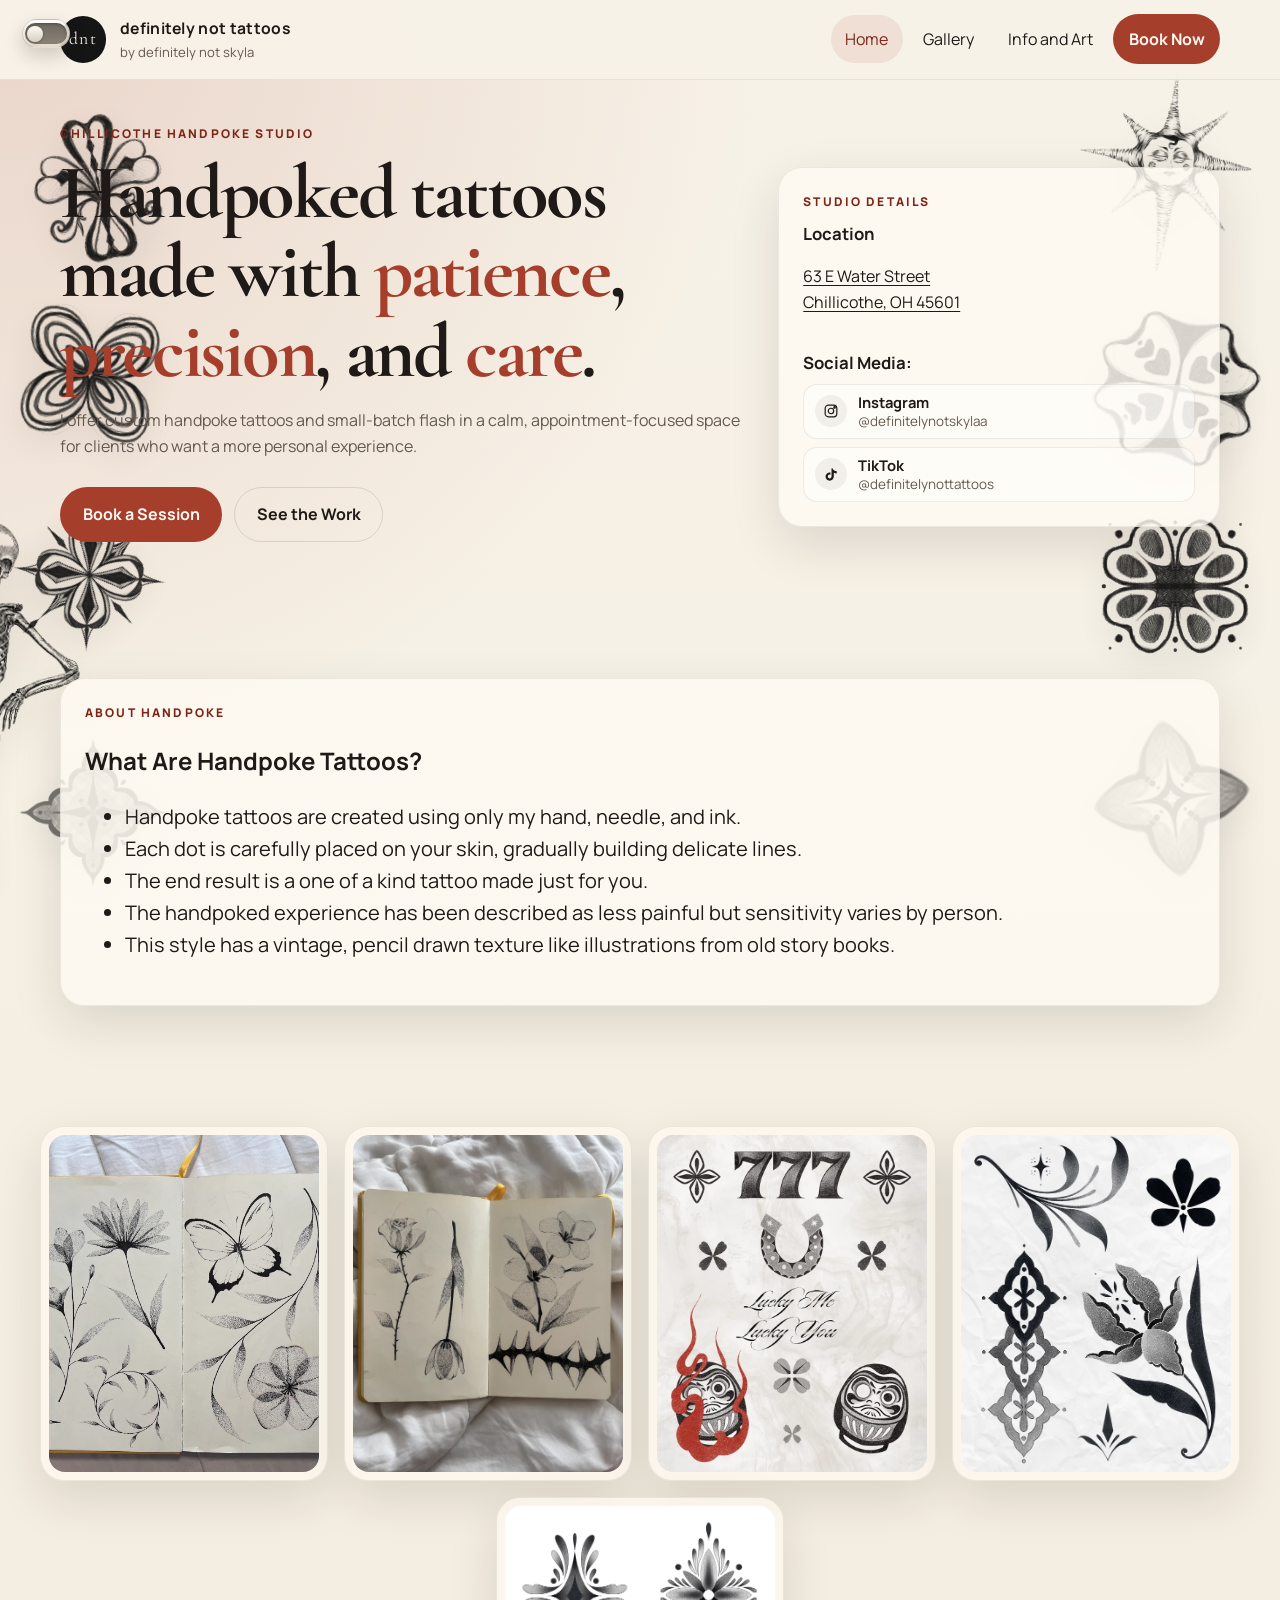
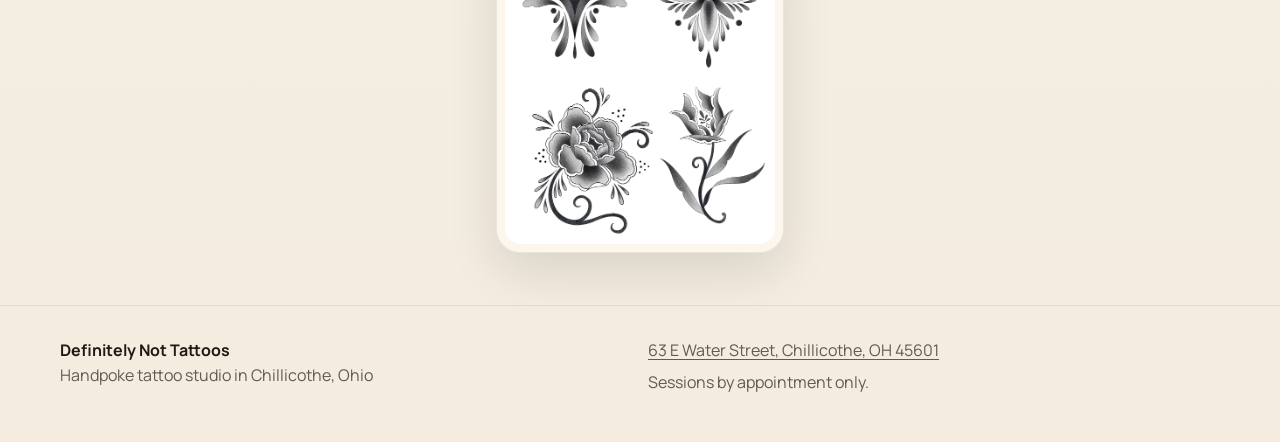
<file: index.html>
<!DOCTYPE html>
<html lang="en">
<head>
  <meta charset="UTF-8">
  <meta name="viewport" content="width=device-width, initial-scale=1.0">
  <title>Definitely Not Tattoos</title>
  <meta
    name="description"
    content="tmp is a handpoke tattoo studio offering intentional custom work and a calm, private experience in Brooklyn, New York."
  >
  <link
    rel="icon"
    href="data:image/svg+xml,%3Csvg xmlns='http://www.w3.org/2000/svg' viewBox='0 0 64 64'%3E%3Crect width='64' height='64' rx='16' fill='%231f1a17'/%3E%3Ctext x='32' y='39' text-anchor='middle' font-family='Arial, sans-serif' font-size='24' font-weight='700' fill='%23fff8f3'%3Ednt%3C/text%3E%3C/svg%3E"
  >
  <link rel="preconnect" href="https://fonts.googleapis.com">
  <link rel="preconnect" href="https://fonts.gstatic.com" crossorigin>
  <link
    href="https://fonts.googleapis.com/css2?family=Caveat:wght@600;700&family=Cormorant+Garamond:wght@500;600;700&family=Manrope:wght@400;500;600;700;800&display=swap"
    rel="stylesheet"
  >
  <link rel="stylesheet" href="styles.css">
</head>
<body data-page="home">
  <button
    class="mode-toggle silly-corner-toggle"
    type="button"
    aria-pressed="false"
    aria-label="Toggle silly mode"
    data-silly-toggle
  >
    <span class="switch-label">Dark Mode</span>
    <span class="switch-plate" aria-hidden="true">
      <span class="switch-track">
        <span class="switch-knob"></span>
      </span>
    </span>
  </button>
  <a class="key-unlock-button" href="truth.html" data-key-unlock>Learn The Truth</a>
  <header class="site-header">
    <div class="container topbar">
      <a class="brand" href="index.html" aria-label="tmp home">
        <span class="brand-mark">dnt</span>
        <span class="brand-text">
          <strong>definitely not tattoos</strong>
          <span>by definitely not skyla</span>
        </span>
      </a>
      <button class="nav-toggle" type="button" aria-expanded="false" aria-controls="site-nav">
        <span></span>
        <span></span>
        <span></span>
        <span class="sr-only">Toggle navigation</span>
      </button>
      <nav class="site-nav" id="site-nav" aria-label="Primary navigation">
        <a href="index.html">Home</a>
        <a href="gallery.html">Gallery</a>
          <a href="flash.html">Info and Art</a>
        <a class="button button-small" href="contact.html">Book Now</a>
      </nav>
    </div>
  </header>

  <main>
    <div class="img-wrapper" aria-hidden="true">
      <img src="sprites/skelly.svg" alt="" class="flexible-image img-float-7" loading="lazy" decoding="async">
      <img src="drawings/light/Sun.PNG" alt="" class="flexible-image light-drawing light-drawing-sun" loading="lazy" decoding="async">
      <img src="drawings/light/clover1.PNG" alt="" class="flexible-image light-drawing light-drawing-clover-1" loading="lazy" decoding="async">
      <img src="drawings/light/clover2.PNG" alt="" class="flexible-image light-drawing light-drawing-clover-2" loading="lazy" decoding="async">
      <img src="drawings/light/clover3.PNG" alt="" class="flexible-image light-drawing light-drawing-clover-3" loading="lazy" decoding="async">
      <img src="drawings/light/clover4.PNG" alt="" class="flexible-image light-drawing light-drawing-clover-4" loading="lazy" decoding="async">
      <img src="drawings/light/clover5.webp" alt="" class="flexible-image light-drawing light-drawing-clover-5" loading="lazy" decoding="async">
      <img src="drawings/light/stuff1.PNG" alt="" class="flexible-image light-drawing light-drawing-stuff-1" loading="lazy" decoding="async">
      <img src="drawings/light/stuff2.PNG" alt="" class="flexible-image light-drawing light-drawing-stuff-2" loading="lazy" decoding="async">
    </div>

    <div class="owl-stack">
      <a class="owl-secret-button" href="secret.html">./secret</a>
      <button class="owl-dragger" type="button" data-owl-dragger aria-label="Drag owl away">
        <span class="owl-image" aria-hidden="true"></span>
      </button>
    </div>

    <div class="silly-skyline" aria-hidden="true" data-pause-when-hidden>
      <span class="sticker sticky-note">
        <img class="sticker-image" src="drawings/dark/sticky-note.png" alt="">
      </span>
      <span class="sticker sticker-ufo">
        <img class="sticker-image sticker-ufo-image" data-src="drawings/dark/ufo.png" alt="">
      </span>
      <span class="sticker sticker-star">
        <img class="sticker-image" src="drawings/dark/star.png" alt="">
      </span>
      <span class="sticker sticker-heart">
        <img class="sticker-image" src="drawings/dark/alien-nobg.png" alt="">
      </span>
      <span class="sticker sticker-sparkle">
        <img class="sticker-image" src="drawings/dark/mouth.png" alt="">
      </span>
      <span class="fox-walker" aria-hidden="true"></span>
    </div>

    <section class="hero">
      <div class="container hero-grid">
        <div class="hero-copy reveal">
          <p class="eyebrow">Chillicothe Handpoke Studio</p>
          <h1 class="hero-heading">
            <span class="hero-heading-text">Handpoked tattoos made with <span class="accent-text">patience</span>, <span class="accent-text">precision</span>, and <span class="accent-text">care</span>.</span>
            <span class="hero-heading-dark-image" aria-hidden="true">
              <img data-dark-hero-heading data-src="drawings/WhiteText1.png" alt="">
            </span>
          </h1>
          <p class="hero-text">
            I offer custom handpoke tattoos and small-batch flash in a calm,
            appointment-focused space for clients who want a more personal experience.
          </p>
          <div class="hero-actions">
            <a class="button" href="contact.html">Book a Session</a>
            <a class="button button-secondary" href="gallery.html">See the Work</a>
          </div>
        </div>
        <div class="hero-card reveal">
          <div class="feature-panel">
            <p class="panel-label">Studio Details</p>
            <div class="info-stack">
              <div>
                <h2>Location</h2>
                <p>
                  <a
                    class="contact-link"
                    href="https://maps.apple.com/?q=63%20E%20Water%20Street%2C%20Chillicothe%2C%20OH%2045601"
                    target="_blank"
                    rel="noreferrer"
                    aria-label="Open studio address in maps"
                  >
                    63 E Water Street<br>Chillicothe, OH 45601
                  </a>
                </p>
              </div>
              <div>
                <h2>Social Media:</h2>
                <div class="social-list">
                  <a
                    class="social-link"
                    href="https://www.instagram.com/definitelynotskylaa/"
                    target="_blank"
                    rel="noreferrer"
                    aria-label="Visit @definitelynotskylaa on Instagram"
                  >
                    <span class="social-icon" aria-hidden="true">
                      <svg viewBox="0 0 24 24" focusable="false">
                        <rect x="3.25" y="3.25" width="17.5" height="17.5" rx="5"></rect>
                        <circle cx="12" cy="12" r="4.1"></circle>
                        <circle cx="17.4" cy="6.6" r="1.1"></circle>
                      </svg>
                    </span>
                    <span class="social-copy">
                      <strong>Instagram</strong>
                      <span>@definitelynotskylaa</span>
                    </span>
                  </a>
                  <a
                    class="social-link"
                    href="https://www.tiktok.com/@definitelynottattoos"
                    target="_blank"
                    rel="noreferrer"
                    aria-label="Visit @definitelynotskylaa on TikTok"
                  >
                    <span class="social-icon" aria-hidden="true">
                      <svg viewBox="0 0 24 24" focusable="false">
                        <path fill="currentColor" stroke="none" d="M14.2 3.5c.5 1.7 1.7 3.1 3.4 3.8 1 .4 2 .6 3 .6v3.3c-1.5 0-3-.3-4.4-.9v5.5c0 3.4-2.7 6.2-6.2 6.2S3.8 19.2 3.8 15.8s2.8-6.2 6.2-6.2c.4 0 .8 0 1.2.1v3.4c-.4-.2-.8-.2-1.2-.2-1.5 0-2.8 1.3-2.8 2.9s1.2 2.8 2.8 2.8 2.8-1.2 2.8-2.8V3.5z"></path>
                      </svg>
                    </span>
                    <span class="social-copy">
                      <strong>TikTok</strong>
                      <span>@definitelynottattoos</span>
                    </span>
                  </a>
                </div>
              </div>
            </div>
          </div>
        </div>
      </div>
    </section>

    <section class="hero">
      <div class="container reveal">
        <div class="feature-panel">
          <p class="panel-label">About Handpoke</p>
          <h2>What Are Handpoke Tattoos?</h2>
          <ul style="font-size: 20px">
            <li>Handpoke tattoos are created using only my hand, needle, and ink.</li>
            <li>Each dot is carefully placed on your skin, gradually building delicate lines.</li>
            <li>The end result is a one of a kind tattoo made just for you.</li>
            <li>The handpoked experience has been described as less painful but sensitivity varies by person.</li>
            <li>This style has a vintage, pencil drawn texture like illustrations from old story books.</li>
          </ul>
        </div>
      </div>
    </section>

    <section class="section scroll-gallery-section">
      <div class="container reveal">
      </div>
      <div class="scroll-gallery" aria-label="Scrolling tattoo gallery">
        <div class="scroll-gallery-track" data-scroll-gallery></div>
      </div>
    </section>

    <div class="bunny-scene" data-bunny-scene>
      <button
        class="bunny-flashlight"
        type="button"
        aria-pressed="false"
        aria-label="Turn flashlight on"
        data-bunny-flashlight
      >
        <img
          class="bunny-flashlight-image"
          src="drawings/dark/light-off.png"
          alt=""
          data-flashlight-off="drawings/dark/light-off.png"
          data-flashlight-on="drawings/dark/light-on.png"
        >
      </button>
      <div class="bunny-figure">
        <img
          class="bunny-shadow-image"
          src="drawings/dark/bunny-shadow.png"
          alt=""
          aria-hidden="true"
        >
        <img class="bunny-image" src="drawings/dark/bunny.png" alt="">
      </div>
    </div>
  </main>

  <div class="sticky-note-mobile" aria-hidden="true">
    <img src="drawings/dark/sticky-note.png" alt="">
  </div>

  <footer class="site-footer">
    <div class="container footer-grid">
      <div>
        <strong>Definitely Not Tattoos</strong>
        <p>Handpoke tattoo studio in Chillicothe, Ohio</p>
      </div>
      <div>
        <p>
          <a
            class="contact-link"
            href="https://maps.apple.com/?q=63%20E%20Water%20Street%2C%20Chillicothe%2C%20OH%2045601"
            target="_blank"
            rel="noreferrer"
            aria-label="Open studio address in maps"
          >
            63 E Water Street, Chillicothe, OH 45601
          </a>
        </p>
        <p>Sessions by appointment only.</p>
      </div>
    </div>
  </footer>

  <script src="scripts.js"></script>
</body>
</html>
</file>
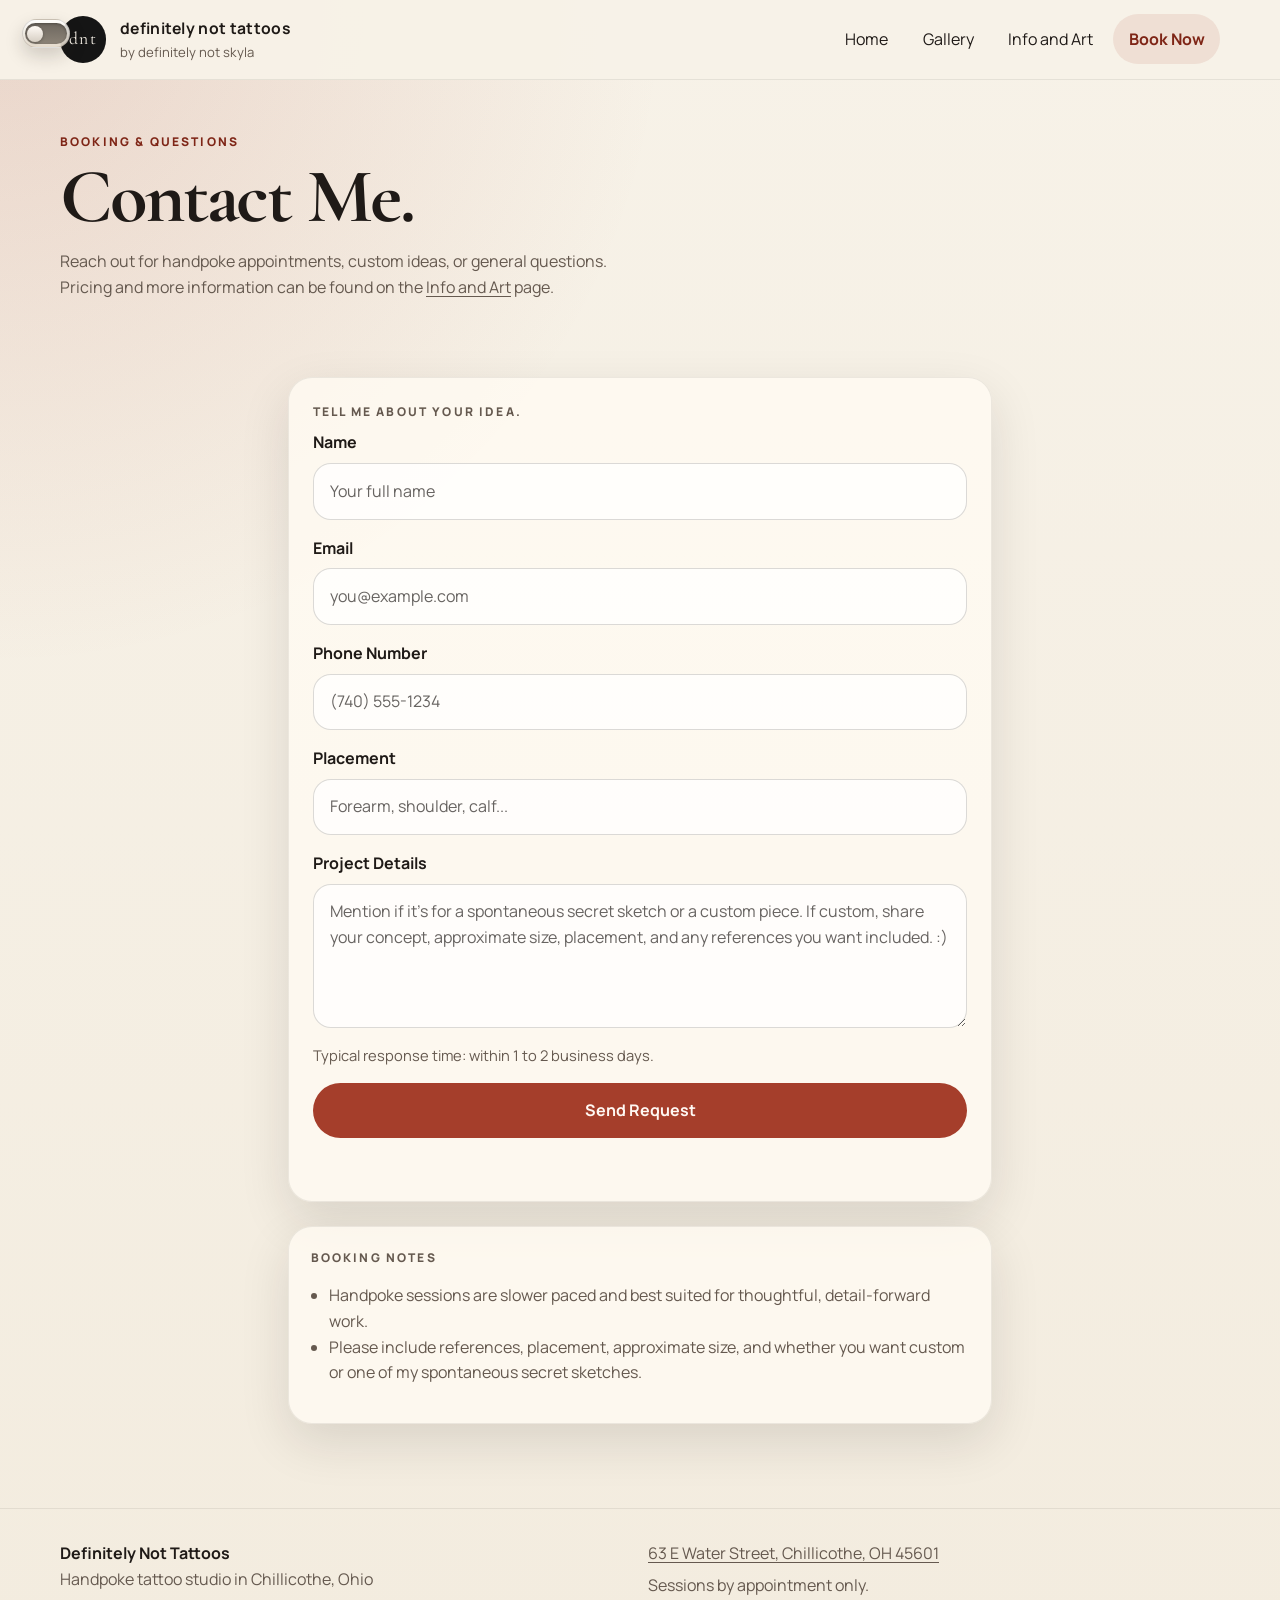
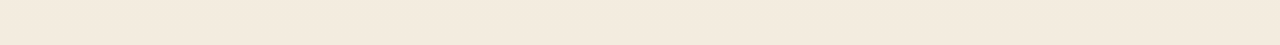
<file: contact.html>
<!DOCTYPE html>
<html lang="en">
<head>
  <meta charset="UTF-8">
  <meta name="viewport" content="width=device-width, initial-scale=1.0">
  <title>Definitely Not Tattoos</title>
  <meta
    name="description"
    content="Contact tmp for handpoke booking requests, consultations, shop hours, and location details."
  >
  <link
    rel="icon"
    href="data:image/svg+xml,%3Csvg xmlns='http://www.w3.org/2000/svg' viewBox='0 0 64 64'%3E%3Crect width='64' height='64' rx='16' fill='%231f1a17'/%3E%3Ctext x='32' y='39' text-anchor='middle' font-family='Arial, sans-serif' font-size='24' font-weight='700' fill='%23fff8f3'%3Ednt%3C/text%3E%3C/svg%3E"
  >
  <link rel="preconnect" href="https://fonts.googleapis.com">
  <link rel="preconnect" href="https://fonts.gstatic.com" crossorigin>
  <link
    href="https://fonts.googleapis.com/css2?family=Cormorant+Garamond:wght@500;600;700&family=Manrope:wght@400;500;600;700;800&display=swap"
    rel="stylesheet"
  >
  <link rel="stylesheet" href="styles.css">
</head>
<body data-page="contact">
  <button
    class="mode-toggle silly-corner-toggle"
    type="button"
    aria-pressed="false"
    aria-label="Toggle silly mode"
    data-silly-toggle
  >
    <span class="switch-label">Dark Mode</span>
    <span class="switch-plate" aria-hidden="true">
      <span class="switch-track">
        <span class="switch-knob"></span>
      </span>
    </span>
  </button>
  <header class="site-header">
    <div class="container topbar">
      <a class="brand" href="index.html" aria-label="tmp home">
        <span class="brand-mark">dnt</span>
        <span class="brand-text">
          <strong>definitely not tattoos</strong>
          <span>by definitely not skyla</span>
        </span>
      </a>
      <button class="nav-toggle" type="button" aria-expanded="false" aria-controls="site-nav">
        <span></span>
        <span></span>
        <span></span>
        <span class="sr-only">Toggle navigation</span>
      </button>
      <nav class="site-nav" id="site-nav" aria-label="Primary navigation">
        <a href="index.html">Home</a>
        <a href="gallery.html">Gallery</a>
          <a href="flash.html">Info and Art</a>
        <a class="button button-small" href="contact.html">Book Now</a>
      </nav>
    </div>
  </header>

  <main>
    <section class="page-hero">
      <div class="container reveal">
        <p class="eyebrow">Booking & Questions</p>
        <h1>Contact Me.</h1>
        <p class="lead">
          Reach out for handpoke appointments, custom ideas, or general questions.
          Pricing and more information can be found on the <a class="contact-link" href="flash.html">Info and Art</a> page.
        </p>
      </div>
    </section>

    <section class="section">
      <div class="container">
        <div class="contact-form-column reveal">
          <div class="form-shell" id="booking">
            <p class="meta-label">Tell me about your idea.</p>
            <form class="form-grid" data-contact-form action="https://formsubmit.co/definitelynotskylaa@gmail.com" method="POST">
              <div class="form-row">
                <label for="name">Name</label>
                <input id="name" name="name" type="text" placeholder="Your full name" required>
              </div>

              <div class="form-row">
                <label for="email">Email</label>
                <input id="email" name="email" type="email" placeholder="you@example.com" required>
              </div>

              <div class="form-row">
                <label for="phone">Phone Number</label>
                <input id="phone" name="phone" type="tel" placeholder="(740) 555-1234">
              </div>

              <div class="form-row">
                <label for="placement">Placement</label>
                <input id="placement" name="placement" type="text" placeholder="Forearm, shoulder, calf...">
              </div>

              <div class="form-row">
                <label for="message">Project Details</label>
                <textarea
                  id="message"
                  name="message"
                  placeholder="Mention if it's for a spontaneous secret sketch or a custom piece. If custom, share your concept, approximate size, placement, and any references you want included. :)"
                  required
                ></textarea>
              </div>

              <p class="field-note">Typical response time: within 1 to 2 business days.</p>
              <button class="button" type="submit">Send Request</button>
              <p class="form-status" aria-live="polite"></p>
            </form>
          </div>

          <div class="info-card booking-notes-card">
            <p class="meta-label">Booking Notes</p>
            <ul class="faq-list">
              <li>Handpoke sessions are slower paced and best suited for thoughtful, detail-forward work.</li>
              <li>Please include references, placement, approximate size, and whether you want custom or one of my spontaneous secret sketches.</li>
            </ul>
          </div>
        </div>
      </div>
    </section>
  </main>

  <footer class="site-footer">
    <div class="container footer-grid">
      <div>
        <strong>Definitely Not Tattoos</strong>
        <p>Handpoke tattoo studio in Chillicothe, Ohio</p>
      </div>
      <div>
        <p>
          <a
            class="contact-link"
            href="https://maps.apple.com/?q=63%20E%20Water%20Street%2C%20Chillicothe%2C%20OH%2045601"
            target="_blank"
            rel="noreferrer"
            aria-label="Open studio address in maps"
          >
            63 E Water Street, Chillicothe, OH 45601
          </a>
        </p>
        <p>Sessions by appointment only.</p>
      </div>
    </div>
  </footer>

  <script src="scripts.js"></script>
</body>
</html>
</file>
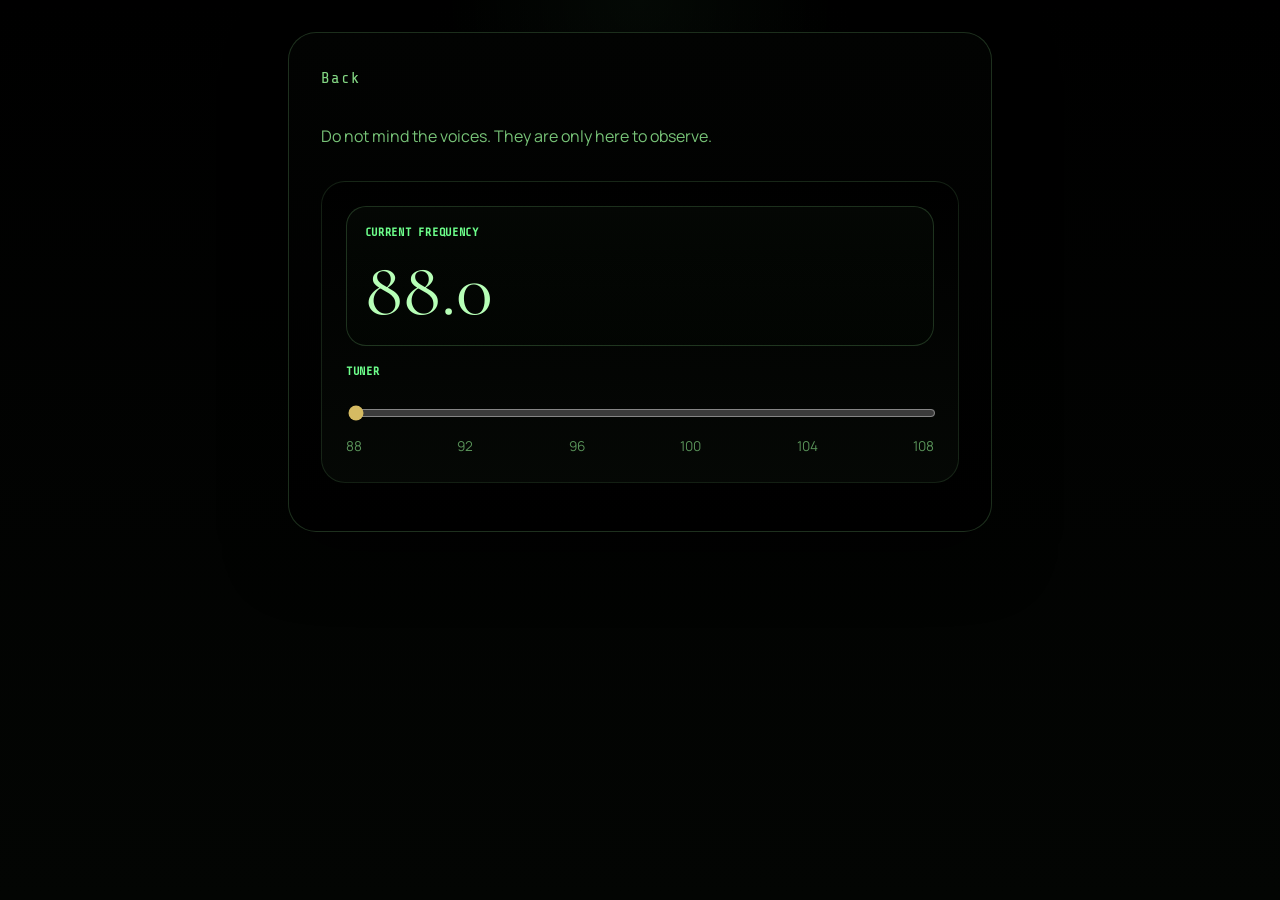
<file: secret.html>
<!DOCTYPE html>
<html lang="en">
<head>
  <meta charset="UTF-8">
  <meta name="viewport" content="width=device-width, initial-scale=1.0">
  <title>Definitely Not Tattoos</title>
  <meta
    name="description"
    content="A hidden radio tuner page with static, chatter, and a coded signal."
  >
  <link
    rel="icon"
    href="data:image/svg+xml,%3Csvg xmlns='http://www.w3.org/2000/svg' viewBox='0 0 64 64'%3E%3Crect width='64' height='64' rx='16' fill='%231f1a17'/%3E%3Ctext x='32' y='39' text-anchor='middle' font-family='Arial, sans-serif' font-size='24' font-weight='700' fill='%23fff8f3'%3Ednt%3C/text%3E%3C/svg%3E"
  >
  <link rel="preconnect" href="https://fonts.googleapis.com">
  <link rel="preconnect" href="https://fonts.gstatic.com" crossorigin>
  <link
    href="https://fonts.googleapis.com/css2?family=Caveat:wght@600;700&family=Cormorant+Garamond:wght@500;600;700&family=Share+Tech+Mono&family=Manrope:wght@400;500;600;700;800&display=swap"
    rel="stylesheet"
  >
  <link rel="stylesheet" href="styles.css">
</head>
<body data-page="secret">
  <main class="secret-page">
    <section class="secret-shell">
      <a class="secret-back" href="index.html">Back</a>
      <p class="lead secret-lead">
        Do not mind the voices. They are only here to observe.
      </p>

      <div class="radio-unit">
        <div class="radio-display">
          <p class="meta-label">Current Frequency</p>
          <p class="radio-frequency" data-frequency-readout>88.0</p>
        </div>

        <label class="radio-slider-shell" for="tuner">
          <span class="meta-label">Tuner</span>
          <input
            class="radio-slider"
            id="tuner"
            type="range"
            min="880"
            max="1080"
            value="880"
            step="1"
            data-radio-tuner
          >
          <span class="radio-scale" aria-hidden="true">
            <span>88</span>
            <span>92</span>
            <span>96</span>
            <span>100</span>
            <span>104</span>
            <span>108</span>
          </span>
        </label>
      </div>
    </section>
  </main>

  <script src="scripts.js"></script>
</body>
</html>
</file>
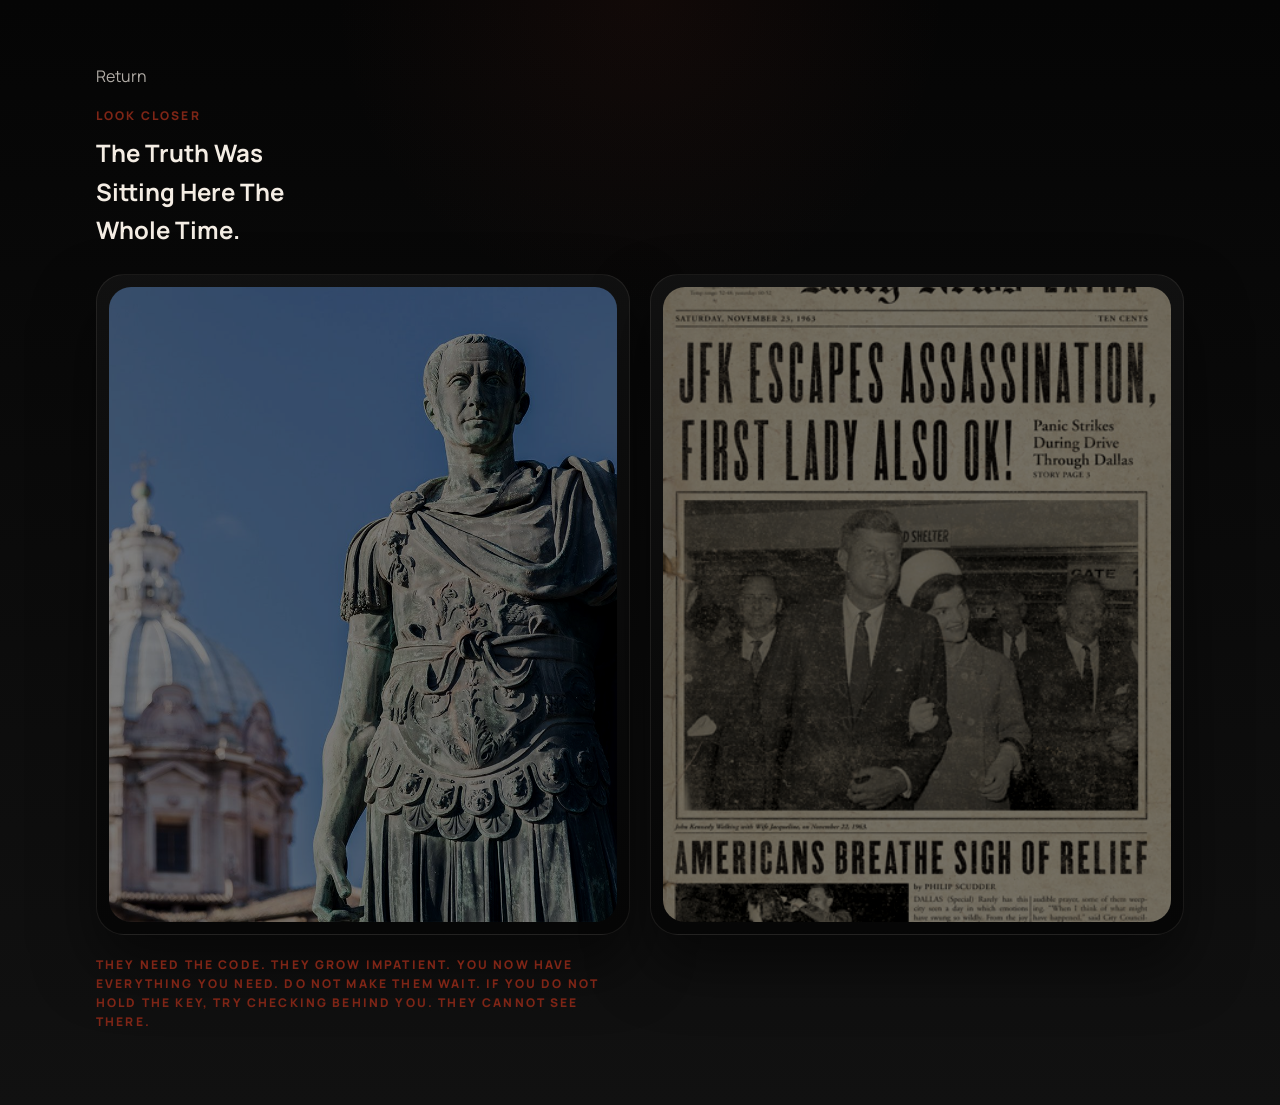
<file: truth.html>
<!DOCTYPE html>
<html lang="en">
<head>
  <meta charset="UTF-8">
  <meta name="viewport" content="width=device-width, initial-scale=1.0">
  <title>Definitely Not Tattoos</title>
  <meta
    name="description"
    content="A hidden page revealing two ominous images side by side."
  >
  <link
    rel="icon"
    href="data:image/svg+xml,%3Csvg xmlns='http://www.w3.org/2000/svg' viewBox='0 0 64 64'%3E%3Crect width='64' height='64' rx='16' fill='%231f1a17'/%3E%3Ctext x='32' y='39' text-anchor='middle' font-family='Arial, sans-serif' font-size='24' font-weight='700' fill='%23fff8f3'%3Ednt%3C/text%3E%3C/svg%3E"
  >
  <link rel="preconnect" href="https://fonts.googleapis.com">
  <link rel="preconnect" href="https://fonts.gstatic.com" crossorigin>
  <link
    href="https://fonts.googleapis.com/css2?family=Caveat:wght@600;700&family=Cormorant+Garamond:wght@500;600;700&family=Manrope:wght@400;500;600;700;800&display=swap"
    rel="stylesheet"
  >
  <link rel="stylesheet" href="styles.css">
</head>
<body data-page="truth">
  <main class="truth-page">
    <section class="truth-shell">
      <a class="truth-back" href="index.html">Return</a>
      <p class="eyebrow">Look Closer</p>
      <h1>The Truth Was Sitting Here The Whole Time.</h1>
      <div class="truth-grid">
        <figure class="truth-card">
          <img src="skrits/caesar.jpg" alt="Caesar image">
        </figure>
        <figure class="truth-card">
          <img src="skrits/112263.png" alt="112263 image">
        </figure>
        <p class="eyebrow">They need the code. They grow impatient. You now have everything you need. Do not make them wait. If you do not hold the key, try checking behind you. They cannot see there.</p>
      </div>
    </section>
  </main>
  <script src="scripts.js"></script>
</body>
</html>
</file>
<file: styles.css>
:root {
  --bg: #f5efe4;
  --surface: #fffaf2;
  --surface-strong: #151515;
  --surface-soft: #e7ded0;
  --text: #1f1a17;
  --muted: #65594f;
  --line: rgba(31, 26, 23, 0.12);
  --accent: #a53e2b;
  --accent-deep: #7e2516;
  --highlight: #d7b17f;
  --shadow: 0 18px 50px rgba(31, 26, 23, 0.12);
  --radius: 24px;
  --radius-sm: 16px;
  --max-width: 1160px;
  --silly-bg: #120f1f;
  --silly-bg-alt: #22153a;
  --silly-panel: #1b1730;
  --silly-ink: #efe7ff;
  --silly-hot-pink: #d96cff;
  --silly-lime: #86c95d;
  --silly-aqua: #68d4ff;
  --silly-yellow: #d5bb62;
  --page-gutter: 1rem;
  --content-left: max(var(--page-gutter), calc((100vw - var(--max-width)) / 2));
  --sticker-scale-static: 1;
  --sticker-scale-mover: 1;
  --fox-scale: 1;
}

*,
*::before,
*::after {
  box-sizing: border-box;
}

html {
  scroll-behavior: smooth;
  overflow-x: clip;
}

body {
  margin: 0;
  font-family: "Manrope", sans-serif;
  background:
    radial-gradient(circle at top left, rgba(165, 62, 43, 0.16), transparent 32%),
    linear-gradient(180deg, #f7f2e8 0%, #f3ecdf 100%);
  color: var(--text);
  line-height: 1.6;
}

main {
  position: relative;
  isolation: isolate;
  overflow-x: clip;
}

.img-wrapper {
  position: fixed;
  inset: 0;
  overflow: hidden;
  pointer-events: none;
  z-index: -1;
  --decor-scale: 1;
}

.flexible-image {
  position: absolute;
  top: calc(var(--y, 50) * 1%);
  left: calc(var(--x, 50) * 1%);
  display: block;
  width: var(--size, clamp(var(--w-min, 6rem), calc(var(--w, 16) * 1vmin), var(--w-max, 14rem)));
  max-width: none;
  height: auto;
  background: transparent;
  filter: drop-shadow(0 12px 18px rgba(31, 26, 23, 0.16));
  opacity: var(--o, 0.92);
  transform: translate(-50%, -50%) rotate(var(--r, 0deg)) scale(calc(var(--scale, 1) * var(--decor-scale, 1)));
  transform-origin: center;
}

.img-float-7 {
  --y: 58;
  --size: clamp(8.2rem, 20vmin, 13rem);
  --r: 2deg;
  --o: 0.96;
  left: calc(var(--content-left) + 0.5rem - var(--size));
  transform: rotate(var(--r, 0deg)) scale(calc(var(--scale, 1) * var(--decor-scale, 1)));
  transform-origin: bottom right;
  z-index: 2;
}

.light-drawing {
  z-index: 1;
}

.light-drawing-sun {
  --x: 91;
  --y: 17;
  --w: 23;
  --w-min: 8.8rem;
  --w-max: 16rem;
  --r: 7deg;
}

.light-drawing-clover-1 {
  --x: 7;
  --y: 20;
  --w: 18;
  --w-min: 6.6rem;
  --w-max: 11.6rem;
  --r: -12deg;
}

.light-drawing-clover-2 {
  --x: 92;
  --y: 42;
  --w: 19;
  --w-min: 7rem;
  --w-max: 12.4rem;
  --r: 11deg;
}

.light-drawing-clover-3 {
  --x: 7;
  --y: 42;
  --w: 17;
  --w-min: 6.2rem;
  --w-max: 10.6rem;
  --r: 8deg;
}

.light-drawing-clover-4 {
  --x: 92;
  --y: 66;
  --w: 18;
  --w-min: 7rem;
  --w-max: 11.6rem;
  --r: 0deg;
}

.light-drawing-clover-5 {
  --x: 7;
  --y: 64;
  --w: 17;
  --w-min: 6.3rem;
  --w-max: 10.6rem;
  --r: 49deg;
}

.light-drawing-stuff-1 {
  --x: 92;
  --y: 88;
  --w: 20;
  --w-min: 7.4rem;
  --w-max: 13.2rem;
  --r: -7deg;
}

.light-drawing-stuff-2 {
  --x: 7;
  --y: 90;
  --w: 19;
  --w-min: 7rem;
  --w-max: 12rem;
  --r: 0deg;
}

@media (max-width: 1100px) {
  :root {
    --page-gutter: 1.2rem;
    --sticker-scale-static: 0.9;
    --sticker-scale-mover: 0.9;
    --fox-scale: 0.9;
  }

  .img-wrapper {
    --decor-scale: 0.86;
  }
}

@media (max-width: 920px), (max-height: 760px) {
  :root {
    --page-gutter: 1.45rem;
    --sticker-scale-static: 0.78;
    --sticker-scale-mover: 0.82;
    --fox-scale: 0.82;
  }

  .img-wrapper {
    --decor-scale: 0.74;
    opacity: 0.72;
  }
}

@media (max-width: 760px) {
  :root {
    --page-gutter: 1.8rem;
    --sticker-scale-static: 0.66;
    --sticker-scale-mover: 0.72;
    --fox-scale: 0.72;
  }

  .img-wrapper {
    --decor-scale: 0.62;
    opacity: 0.62;
  }

  .img-float-7 {
    --y: 58;
    --size: clamp(6.2rem, 16vmin, 9.6rem);
    left: calc(var(--content-left) + 0.25rem - var(--size));
  }

  .light-drawing-sun {
    --x: 94;
    --y: 18;
    --w-max: 9.8rem;
  }

  .light-drawing-clover-1 {
    --x: 5;
    --y: 22;
  }

  .light-drawing-clover-2 {
    --x: 94;
    --y: 39;
  }

  .light-drawing-clover-3 {
    --x: 5;
    --y: 40;
  }

  .light-drawing-clover-4 {
    --x: 94;
    --y: 60;
  }

  .light-drawing-clover-5 {
    --x: 5;
    --y: 58;
  }

  body[data-page="home"]:not(.silly-mode) .light-drawing-clover-5 {
    --y: 70;
  }

  .light-drawing-stuff-1 {
    --x: 94;
    --y: 79;
  }

  .light-drawing-stuff-2 {
    --x: 5;
    --y: 76;
  }

  .light-drawing-clover-1,
  .light-drawing-clover-2,
  .light-drawing-clover-3,
  .light-drawing-clover-4,
  .light-drawing-clover-5,
  .light-drawing-stuff-1,
  .light-drawing-stuff-2 {
    opacity: 0.84;
  }
}

@media (max-width: 620px), (max-height: 660px) {
  :root {
    --page-gutter: 2.2rem;
    --sticker-scale-static: 0.56;
    --sticker-scale-mover: 0.62;
    --fox-scale: 0.64;
  }

  .img-wrapper {
    --decor-scale: 0.54;
    opacity: 0.56;
  }

  .light-drawing {
    --w-max: 8.8rem;
  }
}

@media (max-width: 480px), (max-height: 560px) {
  :root {
    --page-gutter: 2.55rem;
  }

  .img-wrapper {
    --decor-scale: 0.48;
    opacity: 0.46;
  }

  .img-float-7 {
    --y: 56;
    --size: clamp(5.2rem, 14vmin, 7.8rem);
  }

  .light-drawing {
    --w-max: 7.6rem;
  }
}

img {
  display: block;
  max-width: 100%;
}

a {
  color: inherit;
  text-decoration: none;
}

button,
input,
select,
textarea {
  font: inherit;
}

.container {
  width: min(calc(100% - (var(--page-gutter) * 2)), var(--max-width));
  margin: 0 auto;
}

.sr-only {
  position: absolute;
  width: 1px;
  height: 1px;
  padding: 0;
  margin: -1px;
  overflow: hidden;
  clip: rect(0, 0, 0, 0);
  white-space: nowrap;
  border: 0;
}

.site-header {
  position: sticky;
  top: 0;
  z-index: 20;
  background: rgba(247, 242, 232, 0.97);
  border-bottom: 1px solid rgba(31, 26, 23, 0.08);
}

.topbar {
  display: flex;
  align-items: center;
  justify-content: space-between;
  gap: 1rem;
  padding: 0.9rem 0;
}

.brand {
  display: inline-flex;
  align-items: center;
  gap: 0.85rem;
  min-width: 0;
}

.brand-mark {
  display: grid;
  place-items: center;
  width: 2.9rem;
  height: 2.9rem;
  border-radius: 50%;
  background: var(--surface-strong);
  color: #f7f2e8;
  font-family: "Cormorant Garamond", serif;
  font-size: 1.1rem;
  letter-spacing: 0.08em;
}

.brand-text {
  display: grid;
  gap: 0.1rem;
}

.brand-text strong {
  font-size: 0.98rem;
  letter-spacing: 0.02em;
}

.brand-text span {
  color: var(--muted);
  font-size: 0.82rem;
}

.nav-toggle {
  display: inline-flex;
  flex-direction: column;
  justify-content: center;
  gap: 0.3rem;
  width: 3rem;
  height: 3rem;
  border: 0;
  background: transparent;
  padding: 0.5rem;
}

.nav-toggle span:not(.sr-only) {
  width: 100%;
  height: 2px;
  background: var(--text);
  border-radius: 999px;
  transition: transform 0.2s ease, opacity 0.2s ease;
}

.site-nav {
  position: absolute;
  top: calc(100% + 0.75rem);
  left: 1rem;
  right: 1rem;
  display: grid;
  gap: 0.4rem;
  padding: 1rem;
  background: rgba(255, 250, 242, 0.98);
  border: 1px solid var(--line);
  border-radius: 22px;
  box-shadow: var(--shadow);
  opacity: 0;
  pointer-events: none;
  transform: translateY(-0.5rem);
  transition: opacity 0.25s ease, transform 0.25s ease;
}

.site-nav a {
  padding: 0.7rem 0.9rem;
  border-radius: 999px;
}

.mode-toggle {
  display: inline-flex;
  align-items: center;
  justify-content: space-between;
  min-height: 2.75rem;
  gap: 0.65rem;
  padding: 0.6rem 0.75rem 0.6rem 0.85rem;
  border: 1px solid rgba(31, 26, 23, 0.08);
  border-radius: 18px;
  background: rgba(247, 242, 232, 0.97);
  color: var(--text);
  font-weight: 800;
  cursor: pointer;
  box-shadow: none;
  transition: transform 0.2s ease, background 0.2s ease, border-color 0.2s ease;
}

.silly-corner-toggle {
  position: fixed;
  top: 1rem;
  left: 1rem;
  z-index: 35;
  width: 3.25rem;
  height: 2rem;
  min-height: 0;
  min-width: 0;
  padding: 0;
  gap: 0;
  border: 0;
  border-radius: 0;
  background: transparent;
  box-shadow: none;
  display: grid;
  place-items: center;
  justify-content: center;
}

.silly-corner-toggle:hover,
.silly-corner-toggle:focus-visible,
.silly-corner-toggle.is-active {
  background: transparent;
  border-color: transparent;
  transform: none;
}

.silly-corner-toggle .switch-plate {
  padding: 0.14rem;
  border-radius: 999px;
  background: linear-gradient(180deg, rgba(255, 255, 255, 0.85), rgba(226, 216, 201, 0.9));
  border: 1px solid rgba(31, 26, 23, 0.14);
  box-shadow: 0 8px 18px rgba(31, 26, 23, 0.18);
}

.silly-corner-toggle .switch-track {
  width: 2.6rem;
  height: 1.36rem;
  padding: 0.14rem;
}

.silly-corner-toggle .switch-knob {
  width: 1rem;
  height: 1rem;
}

.silly-corner-toggle.mode-toggle.is-active .switch-knob {
  transform: translateX(1.08rem);
}

.key-unlock-button {
  position: fixed;
  top: 50%;
  left: 50%;
  z-index: 34;
  display: none;
  align-items: center;
  justify-content: center;
  min-width: 14rem;
  min-height: 3.25rem;
  padding: 0.9rem 1.4rem;
  border: 1px solid rgba(239, 231, 255, 0.22);
  border-radius: 999px;
  background: linear-gradient(180deg, rgba(11, 10, 21, 0.96), rgba(31, 23, 52, 0.98));
  color: #f1e8ff;
  font-family: "Share Tech Mono", monospace;
  font-size: 0.92rem;
  letter-spacing: 0.08em;
  text-transform: uppercase;
  transform: translate(-50%, -50%);
  box-shadow: 0 16px 42px rgba(0, 0, 0, 0.45);
}

.key-unlock-button.is-visible {
  display: inline-flex;
}

.switch-label {
  display: none;
  font-size: 0.8rem;
  letter-spacing: 0.12em;
  text-transform: uppercase;
}

.switch-plate {
  display: inline-flex;
  align-items: center;
  justify-content: center;
  padding: 0.16rem;
  border-radius: 14px;
  background: linear-gradient(180deg, rgba(24, 24, 24, 0.24), rgba(255, 255, 255, 0.35));
  border: 1px solid rgba(31, 26, 23, 0.14);
}

.switch-track {
  position: relative;
  display: inline-flex;
  align-items: center;
  width: 2.8rem;
  height: 1.55rem;
  padding: 0.18rem;
  border-radius: 999px;
  background: linear-gradient(180deg, #6d675f, #8c8377);
  box-shadow: inset 0 1px 3px rgba(0, 0, 0, 0.28);
}

.switch-knob {
  width: 1.1rem;
  height: 1.1rem;
  border-radius: 50%;
  background: linear-gradient(180deg, #fffaf5, #d6cec3);
  box-shadow: 0 1px 3px rgba(0, 0, 0, 0.3);
  transform: translateX(0);
  transition: transform 0.2s ease, background 0.2s ease;
}

.mode-toggle.is-active .switch-track {
  background: linear-gradient(180deg, #8b603f, #d58a4a);
}

.mode-toggle.is-active .switch-knob {
  transform: translateX(1.23rem);
  background: linear-gradient(180deg, #fff7d9, #f0cf84);
}

.mode-toggle:hover,
.mode-toggle:focus-visible,
.mode-toggle.is-active {
  background: rgba(247, 242, 232, 0.97);
  border-color: rgba(31, 26, 23, 0.12);
  transform: translateY(-1px);
}

.site-nav a:hover,
.site-nav a:focus-visible,
.site-nav a.active {
  background: rgba(165, 62, 43, 0.1);
  color: var(--accent-deep);
}

.site-nav.is-open {
  opacity: 1;
  pointer-events: auto;
  transform: translateY(0);
}

.button {
  display: inline-flex;
  align-items: center;
  justify-content: center;
  min-height: 3rem;
  padding: 0.85rem 1.35rem;
  border: 1px solid transparent;
  border-radius: 999px;
  background: var(--accent);
  color: #fff8f3;
  font-weight: 700;
  transition: transform 0.2s ease, background 0.2s ease, border-color 0.2s ease;
}

.button:hover,
.button:focus-visible {
  transform: translateY(-1px);
  background: var(--accent-deep);
}

.button-small {
  min-height: 2.75rem;
  padding-inline: 1.1rem;
}

.button-secondary {
  border-color: var(--line);
  background: transparent;
  color: var(--text);
}

.button-secondary:hover,
.button-secondary:focus-visible {
  background: rgba(31, 26, 23, 0.06);
}

.hero,
.page-hero {
  padding: 4.5rem 0 3rem;
}

body[data-page="home"] .hero {
  padding-top: 2.75rem;
}

body[data-page="flash"] .hero {
  padding-top: 0.75rem;
  padding-bottom: 1.25rem;
}

.silly-skyline {
  display: none;
}

.sticky-note {
  position: fixed;
  z-index: 0;
  width: 10%;
  height: 10%;
  top: 1rem;
  left: 1rem;
  display: none;
}


.bunny-scene {
  display: none;
}

.bunny-flashlight {
  flex: 0 0 auto;
  padding: 0;
  border: 0;
  background: none;
  cursor: pointer;
  line-height: 0;
  touch-action: manipulation;
  align-self: center;
}

.bunny-flashlight:focus-visible {
  outline: 2px solid rgba(213, 187, 98, 0.85);
  outline-offset: 4px;
  border-radius: 0.35rem;
}

.bunny-flashlight-image,
.bunny-image,
.bunny-shadow-image {
  display: block;
  max-width: none;
  height: auto;
  pointer-events: none;
  user-select: none;
}

.bunny-flashlight-image {
  width: clamp(4.8rem, 10vw, 6.4rem);
  transform: rotate(0deg);
  transform-origin: 36% 64%;
}

.bunny-figure {
  position: relative;
  flex: 0 0 auto;
  line-height: 0;
}

.bunny-image {
  position: relative;
  z-index: 1;
  width: clamp(4.2rem, 13vw, 7.4rem);
}

.bunny-shadow-image {
  position: absolute;
  z-index: 0;
  left: 0%;
  top: 50%;
  width: 250%;
  transform: translateY(-75%);
  transform-origin: left center;
  opacity: 0;
  visibility: hidden;
  transition: opacity 0.35s ease, visibility 0.35s ease;
}

.owl-stack {
  display: none;
}

.hero-grid {
  display: grid;
  gap: 1.5rem;
}

.hero-copy h1,
.page-hero h1 {
  margin: 0;
  font-family: "Cormorant Garamond", serif;
  font-size: clamp(2.4rem, 8vw, 4.8rem);
  line-height: 0.95;
  letter-spacing: -0.03em;
}

.hero-copy h1 {
  max-width: 20ch;
  line-height: 1.04;
}

.hero-heading-dark-image {
  display: none;
}

.hero-text,
.lead {
  color: var(--muted);
  font-size: 1rem;
}

.eyebrow,
.panel-label,
.artist-tag,
.meta-label {
  margin: 0 0 0.6rem;
  color: var(--accent-deep);
  text-transform: uppercase;
  letter-spacing: 0.18em;
  font-size: 0.75rem;
  font-weight: 800;
}

.accent-text {
  color: var(--accent);
}

.hero-actions {
  display: flex;
  flex-direction: column;
  gap: 0.75rem;
  margin: 1.75rem 0;
}

.feature-panel,
.gallery-card,
.info-card,
.form-shell {
  background: rgba(255, 250, 242, 0.82);
  border: 1px solid rgba(31, 26, 23, 0.08);
  border-radius: var(--radius);
  box-shadow: var(--shadow);
}

.feature-panel {
  padding: 1.5rem;
}

.flash-hero {
  padding-top: 3.0rem;
  padding-bottom: 1.25rem;
}

.flash-layout {
  display: grid;
  grid-template-columns: minmax(0, 1.1fr) minmax(0, 1.2fr);
  gap: 1.5rem;
  align-items: start;
}

.flash-heading-block {
  grid-column: 1 / -1;
  max-width: 40rem;
}

.flash-sheet-panel {
  grid-column: 1 / 2;
}

.flash-info-card {
  grid-column: 2 / 3;
}

.flash-grid {
  display: grid;
  grid-template-columns: repeat(2, minmax(0, 1fr));
  gap: 1rem;
  margin-top: 1rem;
}

.flash-card {
  overflow: hidden;
  border-radius: calc(var(--radius) - 8px);
  border: 1px solid rgba(31, 26, 23, 0.08);
  background: rgba(255, 250, 242, 0.7);
  box-shadow: var(--shadow);
}

.flash-image {
  display: block;
  width: 100%;
  height: 100%;
  object-fit: cover;
  aspect-ratio: 4 / 5;
}

@media (max-width: 960px) {
  body[data-page="flash"] .container.flash-layout {
    width: min(calc(100% - 7.5rem), var(--max-width));
  }

  .flash-layout {
    grid-template-columns: 1fr;
  }

  .flash-heading-block,
  .flash-info-card,
  .flash-sheet-panel {
    grid-column: 1 / -1;
  }

  .flash-heading-block {
    order: 1;
    max-width: none;
  }

  .flash-info-card {
    order: 2;
  }

  .flash-sheet-panel {
    order: 3;
  }

  .flash-info-card,
  .flash-sheet-panel {
    width: 100%;
  }
}

@media (max-width: 620px) {
  body[data-page="flash"] .container.flash-layout {
    width: min(calc(100% - 7rem), var(--max-width));
  }
}

@media (max-width: 920px) {
  body:is([data-page="home"], [data-page="gallery"], [data-page="flash"]).silly-mode .sticker-heart {
    position: fixed !important;
    right: clamp(0.2rem, 1vw, 0.9rem) !important;
    left: auto !important;
    z-index: 2147483647 !important;
  }
}

@media (max-width: 760px) {
  body:is([data-page="home"], [data-page="gallery"], [data-page="flash"]).silly-mode {
    --bunny-scene-clearance: clamp(4rem, 13vh, 6rem);
  }

  body:is([data-page="home"], [data-page="gallery"], [data-page="flash"]).silly-mode .bunny-scene {
    display: flex;
    align-items: flex-end;
    position: static;
    bottom: auto;
    left: auto;
    justify-content: center;
    width: 100%;
    padding: 3.5rem 0 1.5rem;
    gap: 1rem;
  }

  body:is([data-page="home"], [data-page="gallery"], [data-page="flash"]).silly-mode .bunny-flashlight {
    transform: translateY(1.25rem);
  }

  body:is([data-page="home"], [data-page="gallery"], [data-page="flash"]).silly-mode .bunny-figure {
    transform: translateY(-3rem);
  }

  body:is([data-page="home"], [data-page="gallery"], [data-page="flash"]).silly-mode main {
    padding-bottom: 0;
  }

  body:is([data-page="home"], [data-page="gallery"], [data-page="flash"]).silly-mode .bunny-flashlight-image {
    width: clamp(2.6rem, 16vw, 4.4rem);
    transform: rotate(0deg) translate(6%, 4%);
  }

  body:is([data-page="home"], [data-page="gallery"], [data-page="flash"]).silly-mode .bunny-image {
    width: clamp(3.2rem, 19vw, 5.4rem);
  }

  body:is([data-page="home"], [data-page="gallery"], [data-page="flash"]).silly-mode .bunny-shadow-image {
    left: 32%;
    width: 145%;
    transform: translateY(-75%);
  }

  body:is([data-page="home"], [data-page="gallery"], [data-page="flash"]).silly-mode .sticker:not(.sticker-ufo) {
    position: fixed;
  }

  body:is([data-page="home"], [data-page="gallery"], [data-page="flash"]).silly-mode .sticker-star {
    top: clamp(18rem, 42vh, 26rem);
    left: clamp(0rem, 0.35vw, 0.35rem);
    right: auto;
    --sticker-min: 6rem;
    --sticker-vmin: 16;
    --sticker-max: 14.2rem;
  }

  body:is([data-page="gallery"], [data-page="flash"]).silly-mode .sticky-note {
    top: 14rem;
    left: 1rem;
    right: auto;
    --sticker-min: 6rem;
    --sticker-vmin: 16;
    --sticker-max: 14.2rem;
  }

  body:is([data-page="home"], [data-page="gallery"], [data-page="flash"]).silly-mode .sticker-heart {
    top: 14rem;
    position: fixed !important;
    right: clamp(0.2rem, 1vw, 0.9rem) !important;
    left: auto !important;
    z-index: 2147483647 !important;
    --sticker-min: 11.5rem;
    --sticker-vmin: 33;
    --sticker-max: 24rem;
  }
}

.info-stack {
  display: grid;
  gap: 1.2rem;
}

.contact-link {
  text-decoration: underline;
  text-decoration-thickness: 1px;
  text-underline-offset: 0.16em;
  transition: color 0.2s ease, opacity 0.2s ease;
}

.contact-link:hover,
.contact-link:focus-visible {
  color: var(--accent-deep);
}

.info-stack h2,
.gallery-card h3 {
  margin: 0 0 0.3rem;
  font-size: 1.05rem;
}

.section {
  padding: 1.75rem 0 3.25rem;
}

.gallery-grid {
  display: grid;
  gap: 1rem;
}

.gallery-card,
.info-card {
  padding: 1.35rem;
}

.scroll-gallery-section {
  position: relative;
  z-index: 2;
}

.scroll-gallery {
  margin-top: 1.75rem;
}

.scroll-gallery-track {
  display: flex;
  flex-wrap: wrap;
  justify-content: center;
  gap: 1rem;
  width: 100%;
  align-items: stretch;
  transform: none;
  will-change: auto;
}

.owl-stack {
  position: absolute;
  top: auto;
  bottom: 0.65rem;
  right: 1.25rem;
  width: 8.5rem;
  height: 8.5rem;
  z-index: 5;
}

.owl-secret-button,
.owl-dragger {
  position: absolute;
  inset: 0;
  margin: auto;
}

.owl-secret-button {
  display: inline-flex;
  align-items: center;
  justify-content: center;
  width: 4.5rem;
  height: 4.5rem;
  border: 1px solid rgba(239, 231, 255, 0.18);
  border-radius: 50%;
  background: linear-gradient(180deg, rgba(49, 35, 78, 0.96), rgba(28, 20, 46, 0.98));
  color: rgba(239, 231, 255, 0.92);
  font-family: "Caveat", cursive;
  font-size: 1.5rem;
  box-shadow: 0 10px 30px rgba(0, 0, 0, 0.32);
}

.owl-secret-button:hover,
.owl-secret-button:focus-visible {
  transform: translateY(-1px);
}

.owl-dragger {
  width: 7rem;
  height: 7rem;
  border: 0;
  background: transparent;
  padding: 0;
  cursor: grab;
  touch-action: none;
}

.owl-dragger.is-dragging {
  cursor: grabbing;
}

.owl-image {
  display: block;
  width: 100%;
  height: 100%;
  border-radius: 50%;
  background-image: url("sprites/owl.png");
  background-size: contain;
  background-position: center;
  background-repeat: no-repeat;
  filter: drop-shadow(0 14px 18px rgba(0, 0, 0, 0.42));
}

.scroll-gallery-card {
  flex: 0 0 15.5rem;
  padding: 0.5rem;
  border-radius: var(--radius);
  background: rgba(255, 250, 242, 0.72);
  border: 1px solid rgba(31, 26, 23, 0.08);
  box-shadow: var(--shadow);
}

.scroll-gallery-image {
  display: block;
  width: 100%;
  aspect-ratio: 4 / 5;
  border-radius: calc(var(--radius) - 8px);
  object-fit: cover;
}


.site-footer {
  padding: 2rem 0 2.5rem;
  border-top: 1px solid rgba(31, 26, 23, 0.08);
  background: transparent;
}

.footer-grid {
  display: grid;
  gap: 1rem;
}

.footer-grid p,
.footer-grid a {
  margin: 0 0 0.4rem;
  color: var(--muted);
}

.page-hero .lead {
  max-width: 58ch;
}

body[data-page="contact"] .page-hero {
  padding-top: 2.5rem;
  padding-bottom: 1.75rem;
}

body[data-page="gallery"] .page-hero {
  padding-bottom: 0.5rem;
}

body[data-page="gallery"] main {
  position: relative;
  overflow: visible;
}

body[data-page="gallery"] .page-hero,
body[data-page="gallery"] .section,
body[data-page="gallery"] .site-footer {
  position: relative;
  z-index: 2;
}

body[data-page="gallery"] .section {
  padding-top: 0.5rem;
}

.gallery-planet-orbit {
  position: absolute;
  top: 7rem;
  left: 50%;
  width: 140vw;
  max-width: 104rem;
  height: 94rem;
  transform: translateX(-50%);
  pointer-events: none;
  z-index: 0;
  display: none;
  animation: gallery-planet-orbit-spin 39s linear infinite;
}

.gallery-planet {
  position: absolute;
  top: 50%;
  left: 100%;
  width: 6rem;
  height: 6rem;
  transform: translate(-50%, -50%);
  filter: drop-shadow(0 14px 20px rgba(31, 26, 23, 0.18));
}

.gallery-planet img {
  display: block;
  width: 100%;
  height: 100%;
  object-fit: contain;
  animation: gallery-planet-counter-spin 39s linear infinite;
}

.gallery-toolbar {
  display: flex;
  flex-wrap: wrap;
  gap: 0.75rem;
  margin-bottom: 1.25rem;
}

.filter-chip-launch {
  display: none;
}

.nuke-terminal {
  position: fixed;
  inset: 0;
  z-index: 62;
  display: grid;
  place-items: center;
  padding: 1.25rem;
  background: rgba(7, 10, 14, 0.6);
}

.nuke-terminal-panel {
  width: min(32rem, 100%);
  padding: 1rem;
  border: 1px solid rgba(140, 255, 171, 0.24);
  border-radius: 18px;
  background: linear-gradient(180deg, rgba(8, 15, 12, 0.98), rgba(13, 25, 19, 0.98));
  box-shadow: 0 18px 48px rgba(0, 0, 0, 0.42);
}

.nuke-terminal-heading {
  margin: 0 0 0.8rem;
  color: #9bf7b3;
  font-family: "Share Tech Mono", monospace;
  font-size: 0.95rem;
  letter-spacing: 0.06em;
  text-transform: uppercase;
}

.nuke-terminal-screen {
  min-height: 8.5rem;
  margin: 0;
  padding: 0.9rem;
  border-radius: 14px;
  background: rgba(0, 0, 0, 0.34);
  color: #8fffac;
  font-family: "Share Tech Mono", monospace;
  font-size: 0.92rem;
  line-height: 1.5;
  white-space: pre-wrap;
}

.nuke-confirm {
  display: grid;
  gap: 0.55rem;
  margin-top: 0.9rem;
}

.nuke-confirm-label {
  font-weight: 700;
}

.nuke-confirm-row {
  display: flex;
  flex-wrap: wrap;
  gap: 0.75rem;
}

.nuke-confirm-input {
  flex: 1 1 12rem;
  min-height: 2.8rem;
  padding: 0.8rem 0.95rem;
  border: 1px solid rgba(31, 26, 23, 0.16);
  border-radius: 14px;
  background: rgba(255, 255, 255, 0.82);
  color: var(--text);
  font: inherit;
}

.nuke-status {
  margin: 0.85rem 0 0;
  color: rgba(220, 245, 226, 0.76);
}

.nuke-terminal-close {
  margin-top: 0.85rem;
  border: 1px solid rgba(140, 255, 171, 0.22);
  border-radius: 999px;
  background: rgba(143, 255, 172, 0.08);
  color: #c4ffd0;
  font: inherit;
  font-weight: 700;
  padding: 0.6rem 0.95rem;
}

.gallery-card.is-destroying {
  pointer-events: none;
  animation: gallery-card-collapse 0.7s ease forwards;
}

.gallery-card.is-destroyed {
  display: none;
}

.missile-trail {
  position: fixed;
  top: 0;
  left: 0;
  width: 3.75rem;
  height: 1rem;
  pointer-events: none;
  z-index: 60;
  transform-origin: center;
  transition:
    left 4.2s linear,
    top 4.2s linear,
    transform 4.2s linear;
}

.missile-trail::before {
  content: "";
  position: absolute;
  inset: 0 auto 0.22rem 0;
  width: 2.25rem;
  border-radius: 999px;
  background: linear-gradient(90deg, #70757d, #c7cad1);
  box-shadow: 0 0 0 1px rgba(31, 26, 23, 0.08);
}

.missile-trail::after {
  content: "";
  position: absolute;
  top: 0.16rem;
  left: 2rem;
  width: 1.7rem;
  height: 0.6rem;
  border-radius: 999px 0.7rem 0.7rem 999px;
  background: linear-gradient(90deg, rgba(255, 214, 128, 0.1), rgba(255, 120, 77, 0.95));
  filter: blur(0.4px);
}

.missile-trail span {
  position: absolute;
  left: -1.8rem;
  top: 0.25rem;
  width: 2rem;
  height: 0.35rem;
  border-radius: 999px;
  background: linear-gradient(90deg, rgba(255, 214, 128, 0), rgba(255, 214, 128, 0.75));
  filter: blur(1px);
}

.explosion-burst {
  position: fixed;
  top: 0;
  left: 0;
  width: 16rem;
  height: 16rem;
  pointer-events: none;
  z-index: 61;
  border-radius: 50%;
  background:
    radial-gradient(circle, rgba(255, 244, 202, 0.96) 0%, rgba(255, 176, 87, 0.88) 28%, rgba(230, 77, 38, 0.68) 52%, rgba(230, 77, 38, 0) 74%);
  transform: translate(-50%, -50%) scale(0.3);
  animation: explosion-bloom 3s ease-out forwards;
}

.explosion-burst::after {
  content: "";
  position: absolute;
  inset: 20%;
  border-radius: 50%;
  border: 2px solid rgba(255, 246, 217, 0.68);
  animation: explosion-ring 3s ease-out forwards;
}

.filter-chip {
  padding: 0.75rem 1rem;
  border: 1px solid var(--line);
  border-radius: 999px;
  background: rgba(255, 250, 242, 0.75);
  font-weight: 700;
  color: var(--muted);
}

.filter-chip.active {
  background: var(--surface-strong);
  color: #f7f2e8;
  border-color: var(--surface-strong);
}

.gallery-card {
  overflow: hidden;
}

.gallery-art {
  aspect-ratio: 4 / 5;
  border-radius: calc(var(--radius) - 6px);
  margin-bottom: 1rem;
  background-image: var(--gallery-overlay), var(--gallery-image, none);
  background-size: cover;
  background-position: center;
}

.art-1 {
  --gallery-overlay: linear-gradient(160deg, rgba(14, 14, 14, 0.3), rgba(165, 62, 43, 0.15));
}

.art-2 {
  --gallery-overlay: linear-gradient(160deg, rgba(14, 14, 14, 0.2), rgba(215, 177, 127, 0.18));
}

.art-3 {
  --gallery-overlay: linear-gradient(160deg, rgba(14, 14, 14, 0.2), rgba(165, 62, 43, 0.18));
}

.art-4 {
  --gallery-overlay: linear-gradient(160deg, rgba(14, 14, 14, 0.18), rgba(215, 177, 127, 0.12));
}

.art-5 {
  --gallery-overlay: linear-gradient(160deg, rgba(14, 14, 14, 0.18), rgba(165, 62, 43, 0.12));
}

.art-6 {
  --gallery-overlay: linear-gradient(160deg, rgba(14, 14, 14, 0.24), rgba(215, 177, 127, 0.2));
}

.art-7 {
  --gallery-overlay: linear-gradient(160deg, rgba(14, 14, 14, 0.24), rgba(215, 177, 127, 0.2));
}

.art-8 {
  --gallery-overlay: linear-gradient(160deg, rgba(14, 14, 14, 0.24), rgba(215, 177, 127, 0.2));
}

.gallery-card p,
.info-card p,
.form-shell p,
.field-note,
.faq-list li {
  color: var(--muted);
}

.contact-form-column {
  display: grid;
  gap: 1.5rem;
  width: 100%;
  max-width: 44rem;
  margin: 0 auto;
}

.social-list {
  display: grid;
  gap: 0.55rem;
  margin-top: 0.45rem;
}

.social-link {
  display: grid;
  grid-template-columns: auto 1fr;
  gap: 0.65rem;
  align-items: center;
  padding: 0.55rem 0.7rem;
  border: 1px solid rgba(31, 26, 23, 0.08);
  border-radius: 14px;
  background: rgba(255, 255, 255, 0.42);
  color: var(--text);
  text-decoration: none;
  transition: transform 0.2s ease, border-color 0.2s ease, background 0.2s ease;
}

.social-link:hover,
.social-link:focus-visible {
  transform: translateY(-1px);
  border-color: rgba(165, 122, 70, 0.35);
  background: rgba(255, 250, 242, 0.88);
}

.social-icon {
  display: inline-flex;
  align-items: center;
  justify-content: center;
  width: 2rem;
  height: 2rem;
  border-radius: 999px;
  background: rgba(31, 26, 23, 0.06);
  color: var(--text);
  flex-shrink: 0;
}

.social-icon svg {
  width: 1rem;
  height: 1rem;
}

.social-icon rect,
.social-icon circle {
  fill: none;
  stroke: currentColor;
  stroke-width: 1.8;
}

.social-copy {
  display: grid;
  gap: 0.05rem;
  min-width: 0;
}

.social-copy strong {
  font-size: 0.92rem;
  line-height: 1.2;
}

.social-copy span {
  color: var(--muted);
  font-size: 0.84rem;
  line-height: 1.2;
  overflow-wrap: anywhere;
}

.form-shell {
  padding: 1.5rem;
}

#booking {
  scroll-margin-top: 0.1rem;
}

.booking-notes-card {
  margin: 0 auto 2rem;
  width: 100%;
}

.form-grid {
  display: grid;
  gap: 1rem;
}

.form-row {
  display: grid;
  gap: 0.45rem;
}

.form-row label {
  font-weight: 700;
}

.form-row input,
.form-row select,
.form-row textarea {
  width: 100%;
  padding: 0.9rem 1rem;
  border: 1px solid rgba(31, 26, 23, 0.16);
  border-radius: 18px;
  background: rgba(255, 255, 255, 0.75);
  color: var(--text);
}

.form-row textarea {
  resize: vertical;
  min-height: 9rem;
}

body[data-page="contact"] .form-row textarea::placeholder,
body[data-page="contact"] .form-row input::placeholder,
body[data-page="contact"] .form-row select::placeholder {
  color: rgba(31, 26, 23, 0.68);
  opacity: 1;
}

@media (max-width: 760px) {
  body[data-page="contact"] .form-row textarea {
    min-height: 15rem;
    font-size: 1rem;
    line-height: 1.42;
  }

  body[data-page="contact"] .form-row textarea::placeholder {
    font-size: 0.98rem;
    line-height: 1.42;
  }
}

.field-note,
.form-status {
  margin: 0;
  font-size: 0.92rem;
}

.form-status {
  min-height: 1.4rem;
  color: var(--accent-deep);
  font-weight: 700;
}

.faq-list {
  padding-left: 1.15rem;
}

.reveal {
  opacity: 0;
  transform: translateY(18px);
  transition: opacity 0.55s ease, transform 0.55s ease;
}

.reveal.is-visible {
  opacity: 1;
  transform: translateY(0);
}

[data-pause-when-hidden].is-offscreen,
[data-pause-when-hidden].is-offscreen *,
[data-pause-when-hidden].is-page-hidden,
[data-pause-when-hidden].is-page-hidden * {
  animation-play-state: paused;
}

body[data-page="home"].silly-mode {
  background:
    radial-gradient(circle at 18% 12%, rgba(217, 108, 255, 0.22), transparent 18%),
    radial-gradient(circle at 82% 10%, rgba(104, 212, 255, 0.18), transparent 18%),
    radial-gradient(circle at 50% 100%, rgba(134, 201, 93, 0.12), transparent 22%),
    linear-gradient(180deg, var(--silly-bg) 0%, var(--silly-bg-alt) 100%);
  color: var(--silly-ink);
  cursor: default;
}

body[data-page="home"].silly-mode .light-drawing,
body[data-page="gallery"].silly-mode .light-drawing,
body[data-page="flash"].silly-mode .light-drawing,
body[data-page="home"].silly-mode .img-float-7,
body[data-page="gallery"].silly-mode .img-float-7,
body[data-page="flash"].silly-mode .img-float-7 {
  display: none !important;
}

body[data-page="home"].silly-mode .site-header {
  background: rgba(13, 10, 24, 0.9);
  border-bottom: 1px solid rgba(239, 231, 255, 0.14);
  box-shadow: 0 8px 24px rgba(0, 0, 0, 0.34);
}

body[data-page="home"].silly-mode .brand-mark {
  background:
    linear-gradient(135deg, #68d4ff, #d96cff 55%, #ffd680);
  color: #160f1f;
  font-family: "Cormorant Garamond", serif;
  font-size: 1.1rem;
  letter-spacing: 0.08em;
  border: 2px solid rgba(255, 255, 255, 0.16);
  box-shadow: 0 0 0 4px rgba(104, 212, 255, 0.12);
}

body[data-page="home"].silly-mode .brand-text strong {
  font-family: inherit;
  font-size: 0.98rem;
  color: #fff4ff;
}

body[data-page="home"].silly-mode .brand-text span,
body[data-page="home"].silly-mode .hero-text,
body[data-page="home"].silly-mode .footer-grid p {
  color: rgba(239, 231, 255, 0.76);
}

body[data-page="home"].silly-mode .site-nav {
  background:
    linear-gradient(135deg, rgba(27, 23, 48, 0.98), rgba(17, 15, 31, 0.98));
  border: 1px solid rgba(239, 231, 255, 0.12);
}

body[data-page="home"].silly-mode .site-nav a:hover,
body[data-page="home"].silly-mode .site-nav a:focus-visible,
body[data-page="home"].silly-mode .site-nav a.active,
body[data-page="home"].silly-mode .mode-toggle,
body[data-page="home"].silly-mode .mode-toggle.is-active {
  color: var(--silly-ink);
}

body[data-page="home"].silly-mode .mode-toggle {
  background: linear-gradient(135deg, rgba(28, 22, 48, 0.98), rgba(51, 33, 73, 0.98));
  border: 1px dashed rgba(217, 108, 255, 0.45);
  box-shadow: 0 0 0 1px rgba(104, 212, 255, 0.16), 0 8px 18px rgba(0, 0, 0, 0.38);
}

body.silly-mode .silly-corner-toggle {
  background: transparent;
  border: 0;
  box-shadow: none;
}

body.silly-mode .silly-corner-toggle .switch-plate {
  background: linear-gradient(180deg, rgba(18, 14, 31, 0.95), rgba(41, 28, 63, 0.92));
  border-color: rgba(217, 108, 255, 0.24);
  box-shadow: 0 8px 18px rgba(0, 0, 0, 0.45);
}

body[data-page="home"].silly-mode .key-unlock-button {
  border-color: rgba(213, 187, 98, 0.28);
  color: #fff6d8;
}

body[data-page="home"].silly-mode .switch-label {
  color: #f1e8ff;
}

body[data-page="home"].silly-mode .switch-plate {
  background: linear-gradient(180deg, rgba(8, 8, 18, 0.9), rgba(48, 31, 69, 0.8));
  border-color: rgba(217, 108, 255, 0.22);
}

body[data-page="home"].silly-mode .switch-track {
  background: linear-gradient(180deg, #1a1725, #2a2237);
}

body[data-page="home"].silly-mode .mode-toggle.is-active .switch-track {
  background: linear-gradient(180deg, #4c3057, #8a4d73);
}

body[data-page="home"].silly-mode .switch-knob {
  background: linear-gradient(180deg, #f0e8ff, #bfb0d6);
}

body[data-page="home"].silly-mode .mode-toggle.is-active .switch-knob {
  background: linear-gradient(180deg, #ffe9c4, #d5bb62);
}

body[data-page="home"].silly-mode .button {
  background: linear-gradient(135deg, #4f296d, #8d3d72);
  color: #fff;
  box-shadow: 4px 4px 0 rgba(0, 0, 0, 0.26);
}

body[data-page="home"].silly-mode .button-secondary {
  background: linear-gradient(135deg, #161224, #272038);
  color: var(--silly-ink);
  border: 1px solid rgba(239, 231, 255, 0.14);
}

body[data-page="home"].silly-mode .hero-copy .eyebrow,
body[data-page="home"].silly-mode .panel-label {
  color: #c7a6ff;
  letter-spacing: 0.22em;
}

body[data-page="home"].silly-mode .hero-copy h1 {
  max-width: 44rem;
  font-family: "Caveat", cursive;
  font-size: clamp(3.1rem, 9vw, 5.8rem);
  line-height: 0.94;
  transform: none;
  text-shadow: 2px 2px 0 rgba(0, 0, 0, 0.45);
}

body[data-page="home"].silly-mode .hero-heading-text {
  position: absolute;
  width: 1px;
  height: 1px;
  padding: 0;
  margin: -1px;
  overflow: hidden;
  clip: rect(0, 0, 0, 0);
  white-space: nowrap;
  border: 0;
}

body[data-page="home"].silly-mode .hero-heading-dark-image {
  display: block;
  width: min(100%, 44rem);
  aspect-ratio: 2.7 / 1;
  overflow: hidden;
}

body[data-page="home"].silly-mode .hero-heading-dark-image img {
  display: block;
  width: 150%;
  max-width: none;
  transform: translate(-17%, -30%);
}

body[data-page="home"].silly-mode .accent-text {
  display: inline-block;
  padding-left: 0.04em;
  padding-right: 0.16em;
  padding-bottom: 0.08em;
  margin-right: -0.08em;
  margin-bottom: -0.08em;
  background: linear-gradient(180deg, #f2f2f2 0%, #a8adb4 48%, #3d4046 100%);
  -webkit-background-clip: text;
  background-clip: text;
  -webkit-text-fill-color: transparent;
  color: transparent;
}

body[data-page="home"].silly-mode .feature-panel,
body[data-page="home"].silly-mode .scroll-gallery-card,
body[data-page="flash"].silly-mode .feature-panel,
body[data-page="flash"].silly-mode .flash-card {
  background: linear-gradient(180deg, rgb(27, 23, 48), rgb(18, 14, 33));
  border: 1px solid rgb(80, 74, 107);
  box-shadow: 8px 8px 0 rgba(0, 0, 0, 0.22);
  transform: none;
}

body:is([data-page="home"], [data-page="gallery"], [data-page="flash"]).silly-mode .sticker {
  opacity: 1;
  animation: none;
  filter: none;
}

body[data-page="home"].silly-mode .social-link {
  background: rgba(255, 255, 255, 0.08);
  border-color: rgba(239, 231, 255, 0.16);
  color: #f6efff;
}

body[data-page="home"].silly-mode .social-link:hover,
body[data-page="home"].silly-mode .social-link:focus-visible {
  background: rgba(255, 255, 255, 0.14);
  border-color: rgba(213, 187, 98, 0.4);
}

body[data-page="home"].silly-mode .social-icon {
  background: rgba(255, 255, 255, 0.12);
  color: #fff6d8;
}

body[data-page="home"].silly-mode .social-copy strong {
  color: #f6efff;
}

body[data-page="home"].silly-mode .social-copy span {
  color: rgba(241, 232, 255, 0.78);
}

body[data-page="home"].silly-mode .hero-card,
body[data-page="gallery"].silly-mode .gallery-card,
body[data-page="contact"].silly-mode .form-shell,
body[data-page="contact"].silly-mode .info-card {
  transform: none;
}

body:is([data-page="home"], [data-page="gallery"], [data-page="flash"]).silly-mode .silly-skyline {
  display: block;
  position: absolute;
  inset: 5.8rem 0 0;
  height: auto;
  overflow: clip;
  pointer-events: none;
  background: none;
}

body:is([data-page="home"], [data-page="gallery"], [data-page="flash"]).silly-mode {
  --bunny-scene-clearance: clamp(5.5rem, 16vh, 8rem);
}

@media (min-width: 761px) {
  body:is([data-page="home"], [data-page="gallery"], [data-page="flash"]).silly-mode .bunny-scene {
    display: flex;
    align-items: flex-end;
    gap: clamp(0.05rem, 0.6vw, 0.35rem);
    position: fixed;
    bottom: 2.5rem;
    left: 1.5rem;
    top: auto;
    z-index: 0;
    pointer-events: auto;
  }

  body:is([data-page="home"], [data-page="gallery"], [data-page="flash"]).silly-mode .bunny-flashlight {
    transform: translateY(2rem);
  }

  body:is([data-page="home"], [data-page="gallery"], [data-page="flash"]).silly-mode .bunny-figure {
    transform: translateY(-5rem);
  }

  body:is([data-page="home"], [data-page="gallery"], [data-page="flash"]).silly-mode main {
    pointer-events: none;
  }

  body:is([data-page="home"], [data-page="gallery"], [data-page="flash"]).silly-mode main a,
  body:is([data-page="home"], [data-page="gallery"], [data-page="flash"]).silly-mode main button,
  body:is([data-page="home"], [data-page="gallery"], [data-page="flash"]).silly-mode main input,
  body:is([data-page="home"], [data-page="gallery"], [data-page="flash"]).silly-mode main select,
  body:is([data-page="home"], [data-page="gallery"], [data-page="flash"]).silly-mode main textarea,
  body:is([data-page="home"], [data-page="gallery"], [data-page="flash"]).silly-mode main label {
    pointer-events: auto;
  }
}

body:is([data-page="home"], [data-page="gallery"], [data-page="flash"]).silly-mode .bunny-scene.is-lit .bunny-shadow-image {
  opacity: 1;
  visibility: visible;
}

body:is([data-page="home"], [data-page="gallery"], [data-page="flash"]).silly-mode .sticker:not(.sticker-ufo) {
  position: fixed;
  z-index: 1;
}

body:is([data-page="home"], [data-page="gallery"], [data-page="flash"]).silly-mode .sticky-note {
  display: inline-flex;
}

body:is([data-page="home"], [data-page="flash"]).silly-mode .sticker-ufo {
  top: 0;
  right: auto;
  left: 0;
  transition: transform 2.4s ease-in-out;
}

body[data-page="home"].silly-mode .fox-walker,
body[data-page="gallery"].silly-mode .fox-walker,
body[data-page="flash"].silly-mode .fox-walker {
  display: block;
  position: fixed !important;
  z-index: 2147483647 !important;
}

body:is([data-page="home"], [data-page="flash"]).silly-mode .owl-stack {
  display: block;
}

body:is([data-page="home"], [data-page="gallery"], [data-page="flash"]).silly-mode main {
  position: relative;
  z-index: 1;
  padding-bottom: 9rem;
}

body[data-page="home"] main {
  position: relative;
}


body[data-page="home"].silly-mode .hero,
body[data-page="home"].silly-mode .scroll-gallery-section,
body[data-page="home"].silly-mode .site-footer {
  position: relative;
  z-index: 2;
}

body:is([data-page="gallery"], [data-page="flash"]).silly-mode {
  background:
    radial-gradient(circle at 18% 10%, rgba(106, 206, 255, 0.2), transparent 18%),
    radial-gradient(circle at 82% 16%, rgba(255, 137, 200, 0.18), transparent 19%),
    radial-gradient(circle at 52% 100%, rgba(255, 214, 128, 0.14), transparent 24%),
    linear-gradient(180deg, #140f20 0%, #221733 44%, #120d19 100%);
  color: #f4ecff;
}

body[data-page="contact"].silly-mode {
  background:
    radial-gradient(circle at 14% 10%, rgba(106, 206, 255, 0.16), transparent 18%),
    radial-gradient(circle at 82% 12%, rgba(255, 137, 200, 0.14), transparent 20%),
    linear-gradient(180deg, #140f20 0%, #221733 48%, #120d19 100%);
  color: #f4ecff;
}

body:is([data-page="gallery"], [data-page="flash"], [data-page="contact"]).silly-mode .site-header {
  background: rgba(15, 11, 24, 0.9);
  border-bottom: 1px solid rgba(239, 231, 255, 0.14);
  box-shadow: 0 10px 28px rgba(0, 0, 0, 0.36);
}

body:is([data-page="gallery"], [data-page="flash"], [data-page="contact"]).silly-mode .brand-mark {
  background: linear-gradient(135deg, #68d4ff, #d96cff 55%, #ffd680);
  color: #160f1f;
  border: 2px solid rgba(255, 255, 255, 0.16);
  box-shadow: 0 0 0 4px rgba(104, 212, 255, 0.12);
}

body:is([data-page="gallery"], [data-page="flash"], [data-page="contact"]).silly-mode .site-nav {
  background: linear-gradient(135deg, rgba(28, 22, 48, 0.98), rgba(17, 13, 29, 0.98));
  border: 1px solid rgba(239, 231, 255, 0.14);
}

body:is([data-page="gallery"], [data-page="flash"], [data-page="contact"]).silly-mode .site-nav a:hover,
body:is([data-page="gallery"], [data-page="flash"], [data-page="contact"]).silly-mode .site-nav a:focus-visible,
body:is([data-page="gallery"], [data-page="flash"], [data-page="contact"]).silly-mode .site-nav a.active,
body:is([data-page="gallery"], [data-page="flash"], [data-page="contact"]).silly-mode .mode-toggle,
body:is([data-page="gallery"], [data-page="flash"], [data-page="contact"]).silly-mode .mode-toggle.is-active {
  color: #f7efff;
}

body:is([data-page="gallery"], [data-page="flash"], [data-page="contact"]).silly-mode .mode-toggle {
  background: linear-gradient(135deg, rgba(24, 19, 41, 0.98), rgba(50, 31, 68, 0.98));
  border: 1px dashed rgba(104, 212, 255, 0.45);
  box-shadow: 0 0 0 1px rgba(255, 137, 200, 0.14), 0 8px 18px rgba(0, 0, 0, 0.38);
}

body:is([data-page="gallery"], [data-page="flash"], [data-page="contact"]).silly-mode .switch-label {
  color: #f1e8ff;
}

body:is([data-page="gallery"], [data-page="flash"], [data-page="contact"]).silly-mode .switch-plate {
  background: linear-gradient(180deg, rgba(8, 8, 18, 0.9), rgba(47, 30, 67, 0.8));
  border-color: rgba(217, 108, 255, 0.22);
}

body:is([data-page="gallery"], [data-page="flash"], [data-page="contact"]).silly-mode .switch-track {
  background: linear-gradient(180deg, #191524, #2b2339);
}

body:is([data-page="gallery"], [data-page="flash"], [data-page="contact"]).silly-mode .mode-toggle.is-active .switch-track {
  background: linear-gradient(180deg, #3c5673, #6e8bd7);
}

body:is([data-page="gallery"], [data-page="flash"], [data-page="contact"]).silly-mode .switch-knob {
  background: linear-gradient(180deg, #f2eaff, #c6b8db);
}

body:is([data-page="gallery"], [data-page="flash"], [data-page="contact"]).silly-mode .mode-toggle.is-active .switch-knob {
  background: linear-gradient(180deg, #fff1d1, #f0cd78);
}

body[data-page="gallery"].silly-mode .brand-text strong,
body[data-page="gallery"].silly-mode .page-hero h1,
body[data-page="gallery"].silly-mode .gallery-card h3,
body[data-page="flash"].silly-mode .brand-text strong,
body[data-page="flash"].silly-mode .page-hero h1,
body[data-page="flash"].silly-mode .hero-copy h1,
body[data-page="flash"].silly-mode .feature-panel h2,
body[data-page="contact"].silly-mode .brand-text strong,
body[data-page="contact"].silly-mode .page-hero h1,
body[data-page="contact"].silly-mode .info-card h2,
body[data-page="contact"].silly-mode .form-shell h2 {
  color: #fff4ff;
}

body[data-page="gallery"].silly-mode .brand-text span,
body[data-page="gallery"].silly-mode .lead,
body[data-page="gallery"].silly-mode .gallery-card p,
body[data-page="gallery"].silly-mode .footer-grid p,
body[data-page="flash"].silly-mode .brand-text span,
body[data-page="flash"].silly-mode .hero-text,
body[data-page="flash"].silly-mode .feature-panel p,
body[data-page="flash"].silly-mode .feature-panel li,
body[data-page="flash"].silly-mode .footer-grid p,
body[data-page="contact"].silly-mode .brand-text span,
body[data-page="contact"].silly-mode .lead,
body[data-page="contact"].silly-mode .info-card p,
body[data-page="contact"].silly-mode .field-note,
body[data-page="contact"].silly-mode .faq-list li,
body[data-page="contact"].silly-mode .footer-grid p {
  color: rgba(239, 231, 255, 0.78);
}

body:is([data-page="gallery"], [data-page="flash"]).silly-mode .img-wrapper {
  display: block;
  z-index: 0;
}

body[data-page="flash"].silly-mode .img-wrapper {
  top: 5rem;
  bottom: -5rem;
}

body[data-page="gallery"].silly-mode .sticker-ufo {
  transition: none;
}

body[data-page="gallery"].silly-mode .page-hero,
body[data-page="gallery"].silly-mode .section,
body[data-page="gallery"].silly-mode .site-footer,
body[data-page="flash"].silly-mode .hero,
body[data-page="flash"].silly-mode .site-footer {
  position: relative;
  z-index: 2;
}


body[data-page="gallery"].silly-mode .gallery-planet-orbit {
  display: none;
}

body[data-page="gallery"].silly-mode .gallery-planet {
  filter: drop-shadow(0 16px 26px rgba(0, 0, 0, 0.3));
}

body[data-page="gallery"].silly-mode .eyebrow,
body[data-page="gallery"].silly-mode .artist-tag,
body[data-page="contact"].silly-mode .meta-label,
body[data-page="contact"].silly-mode .eyebrow {
  color: #8fe7ff;
}

body[data-page="gallery"].silly-mode .filter-chip {
  background: rgba(255, 255, 255, 0.08);
  border-color: rgba(239, 231, 255, 0.16);
  color: rgba(244, 236, 255, 0.84);
}

body[data-page="gallery"].silly-mode .filter-chip.active {
  background: linear-gradient(135deg, #ff78b9, #6ec8ff);
  border-color: transparent;
  color: #171221;
}

body[data-page="gallery"].silly-mode .gallery-card,
body[data-page="flash"].silly-mode .flash-card,
body[data-page="contact"].silly-mode .form-shell,
body[data-page="contact"].silly-mode .info-card {
  background: linear-gradient(180deg, rgb(26, 20, 42), rgb(16, 12, 28));
  border: 1px solid rgb(80, 74, 107);
  box-shadow: 10px 10px 0 rgba(0, 0, 0, 0.18);
}

body[data-page="gallery"].silly-mode .gallery-card {
  position: relative;
}

body[data-page="gallery"].silly-mode .gallery-card::before {
  content: "";
  position: absolute;
  inset: auto 1rem 1rem auto;
  width: 3.4rem;
  height: 0.3rem;
  border-radius: 999px;
  background: linear-gradient(90deg, rgba(255, 120, 185, 0.7), rgba(110, 200, 255, 0.85));
  opacity: 0.65;
}

body[data-page="gallery"].silly-mode .filter-chip-launch {
  display: inline-flex;
}

body[data-page="gallery"].silly-mode .nuke-confirm-label {
  color: #f7efff;
}

body[data-page="gallery"].silly-mode .nuke-terminal-panel {
  border-color: rgba(110, 200, 255, 0.24);
  background: linear-gradient(180deg, rgba(9, 14, 24, 0.98), rgba(16, 11, 27, 0.98));
}

body[data-page="gallery"].silly-mode .nuke-terminal-heading,
body[data-page="gallery"].silly-mode .nuke-terminal-screen {
  color: #9fe9ff;
}

body[data-page="gallery"].silly-mode .nuke-confirm-input,
body[data-page="contact"].silly-mode .form-row input,
body[data-page="contact"].silly-mode .form-row select,
body[data-page="contact"].silly-mode .form-row textarea {
  background: rgba(255, 255, 255, 0.08);
  border-color: rgba(239, 231, 255, 0.16);
  color: #f6efff;
}

body[data-page="gallery"].silly-mode .nuke-terminal-close {
  border-color: rgba(110, 200, 255, 0.22);
  background: rgba(110, 200, 255, 0.08);
  color: #d5f5ff;
}

body[data-page="gallery"].silly-mode .gallery-art {
  box-shadow: none;
}

body[data-page="flash"] main {
  position: relative;
}

body[data-page="contact"].silly-mode .form-row label {
  color: #f7efff;
}

body[data-page="contact"].silly-mode .form-row textarea::placeholder,
body[data-page="contact"].silly-mode .form-row input::placeholder,
body[data-page="contact"].silly-mode .form-row select::placeholder {
  color: rgba(246, 239, 255, 0.78);
  opacity: 1;
}

body[data-page="contact"].silly-mode .form-status {
  color: #ffe4a8;
}

@keyframes gallery-card-collapse {
  0% {
    opacity: 1;
    transform: scale(1);
  }
  55% {
    opacity: 0.9;
    transform: scale(1.03) rotate(1deg);
  }
  100% {
    opacity: 0;
    transform: scale(0.86);
  }
}

@keyframes explosion-bloom {
  0% {
    opacity: 0;
    transform: translate(-50%, -50%) scale(0.3);
  }
  22% {
    opacity: 1;
    transform: translate(-50%, -50%) scale(1);
  }
  100% {
    opacity: 0;
    transform: translate(-50%, -50%) scale(2.1);
  }
}

@keyframes explosion-ring {
  0% {
    opacity: 0.8;
    transform: scale(0.5);
  }
  100% {
    opacity: 0;
    transform: scale(2.2);
  }
}

.sticker {
  position: absolute;
  display: inline-flex;
  align-items: center;
  justify-content: center;
  width: clamp(
    calc(var(--sticker-min, 5.5rem) * var(--sticker-scale, 1)),
    calc(var(--sticker-vmin, 16) * 1vmin * var(--sticker-scale, 1)),
    calc(var(--sticker-max, 14rem) * var(--sticker-scale, 1))
  );
  height: clamp(
    calc(var(--sticker-min, 5.5rem) * var(--sticker-scale, 1)),
    calc(var(--sticker-vmin, 16) * 1vmin * var(--sticker-scale, 1)),
    calc(var(--sticker-max, 14rem) * var(--sticker-scale, 1))
  );
  filter: drop-shadow(0 5px 10px rgba(0, 0, 0, 0.42));
  animation: sticker-float 4.2s ease-in-out infinite;
  opacity: 0.78;
}

.sticker-image {
  display: block;
  width: 100%;
  height: 100%;
  object-fit: contain;
  pointer-events: none;
}

.sticker-ufo-image {
  object-fit: contain;
}

.fox-walker {
  display: none;
  position: fixed;
  left: 0;
  top: 0;
  width: clamp(
    calc(5.2rem * var(--fox-scale, 1)),
    calc(9vw * var(--fox-scale, 1)),
    calc(7.4rem * var(--fox-scale, 1))
  );
  height: clamp(
    calc(5.2rem * var(--fox-scale, 1)),
    calc(9vw * var(--fox-scale, 1)),
    calc(7.4rem * var(--fox-scale, 1))
  );
  pointer-events: none;
  z-index: 2147483647;
  transform: translate3d(-200px, -200px, 0);
  will-change: transform;
}

.fox-walker::before {
  content: "";
  position: absolute;
  inset: 0;
  background-image: url("sprites/Fox_walk.png");
  background-repeat: no-repeat;
  background-size: 600% 400%;
  background-position-x: 0;
  image-rendering: pixelated;
  animation: fox-sprite-frames 0.8s steps(6) infinite;
}

.fox-walker.is-facing-right::before {
  background-position-y: 100%;
}

.fox-walker.is-facing-left::before {
  background-position-y: 66.666%;
}

.sticker-flower {
  position: fixed;
  left: clamp(0.25rem, 1.2vw, 1rem);
  top: auto;
  bottom: clamp(0.25rem, 1.6vh, 1.2rem);
  --sticker-min: 5rem;
  --sticker-vmin: 13;
  --sticker-max: 9.6rem;
  --sticker-scale: var(--sticker-scale-static);
}

.sticker-ufo {
  right: clamp(4%, 8vw, 10%);
  top: clamp(0.7rem, 2.2svh, 1.4rem);
  --sticker-min: 8rem;
  --sticker-vmin: 20;
  --sticker-max: 16rem;
  --sticker-scale: var(--sticker-scale-mover);
  z-index: 2147483647;
  animation-duration: 4.6s;
  transition:
    top 2.4s ease-in-out,
    left 2.4s ease-in-out,
    right 2.4s ease-in-out,
    transform 2.4s ease-in-out;
}

.sticker-star {
  position: fixed;
  left: clamp(0.2rem, 1vw, 0.9rem);
  top: clamp(25.8rem, 21vh, 13rem);
  --sticker-min: 6.4rem;
  --sticker-vmin: 17;
  --sticker-max: 15rem;
  --sticker-scale: var(--sticker-scale-static);
  animation-duration: 3.8s;
}


.sticky-note {
  position: fixed;
  left: clamp(10.2rem, 1vw, 0.9rem);
  top: clamp(0rem, 21vh, 10rem);
  --sticker-min: 6.4rem;
  --sticker-vmin: 17;
  --sticker-max: 15rem;
  --sticker-scale: var(--sticker-scale-static);
}

.sticker-heart {
  position: fixed;
  right: clamp(0.2rem, 1vw, 0.9rem);
  top: clamp(0.2rem, 1.3vh, 0.9rem);
  --sticker-min: 10rem;
  --sticker-vmin: 29;
  --sticker-max: 22rem;
  --sticker-scale: var(--sticker-scale-static);
  animation-duration: 4.8s;
}

.sticker-sparkle {
  position: fixed;
  right: clamp(0.25rem, 1.2vw, 1rem);
  top: auto;
  bottom: clamp(0.25rem, 1.8vh, 1.35rem);
  --sticker-min: 8.8rem;
  --sticker-vmin: 22;
  --sticker-max: 18.5rem;
  --sticker-scale: var(--sticker-scale-static);
  animation-duration: 4s;
}

.secret-page {
  min-height: 100vh;
  padding: 2rem 1rem;
  background:
    radial-gradient(circle at top, rgba(130, 255, 149, 0.04), transparent 20%),
    linear-gradient(180deg, #000000 0%, #030503 100%);
  color: #9cff9c;
}

.truth-page {
  min-height: 100vh;
  padding: 2rem 1rem;
  background:
    radial-gradient(circle at top, rgba(165, 62, 43, 0.08), transparent 24%),
    linear-gradient(180deg, #050505 0%, #111111 100%);
  color: #f4ede4;
}

.truth-shell {
  width: min(100%, 72rem);
  margin: 0 auto;
  padding: 2rem;
}

.truth-back {
  display: inline-flex;
  margin-bottom: 1rem;
  color: rgba(244, 237, 228, 0.72);
}

.truth-shell h1 {
  margin: 0 0 1.5rem;
  max-width: 12ch;
}

.truth-grid {
  display: grid;
  gap: 1.25rem;
}

.truth-card {
  margin: 0;
  padding: 0.75rem;
  border-radius: 28px;
  background: linear-gradient(180deg, rgba(17, 17, 17, 0.98), rgba(6, 6, 6, 0.98));
  border: 1px solid rgba(244, 237, 228, 0.08);
  box-shadow: 0 30px 60px rgba(0, 0, 0, 0.5);
  overflow: hidden;
}

.truth-card img {
  width: 100%;
  aspect-ratio: 4 / 5;
  object-fit: cover;
  border-radius: 22px;
  filter: brightness(0.5) contrast(1.08) saturate(0.82);
}

.secret-shell {
  width: min(100%, 44rem);
  margin: 0 auto;
  padding: 2rem;
  border: 1px solid rgba(156, 255, 156, 0.18);
  border-radius: 28px;
  background: linear-gradient(180deg, rgba(2, 3, 2, 0.985), rgba(0, 0, 0, 0.995));
  box-shadow: 0 24px 60px rgba(0, 0, 0, 0.6);
}

.secret-shell h1,
.secret-shell .eyebrow,
.secret-shell .meta-label,
.secret-back {
  font-family: "Share Tech Mono", monospace;
  letter-spacing: 0.06em;
}

.secret-shell h1 {
  font-size: clamp(2.8rem, 9vw, 4.8rem);
  line-height: 1;
}

.secret-shell .eyebrow,
.secret-shell .meta-label,
.secret-back {
  color: #6dff8b;
}

.secret-back {
  display: inline-flex;
  margin-bottom: 1rem;
  color: rgba(156, 255, 156, 0.84);
}

.secret-lead {
  color: rgba(156, 255, 156, 0.76);
}

.radio-unit {
  display: grid;
  gap: 1rem;
  margin: 2rem 0 1rem;
  padding: 1.5rem;
  border-radius: 24px;
  background: linear-gradient(180deg, rgba(0, 0, 0, 0.99), rgba(5, 8, 5, 0.97));
  border: 1px solid rgba(156, 255, 156, 0.12);
}

.radio-display {
  padding: 1rem 1.1rem;
  border-radius: 20px;
  background: linear-gradient(180deg, rgba(20, 34, 20, 0.2), rgba(2, 8, 2, 0.22));
  border: 1px solid rgba(156, 255, 156, 0.18);
}

.radio-frequency {
  margin: 0;
  font-family: "Cormorant Garamond", serif;
  font-size: clamp(2.6rem, 10vw, 4.8rem);
  line-height: 1;
  color: #b7ffb7;
}

.radio-slider-shell {
  display: grid;
  gap: 0.8rem;
}

.radio-slider {
  width: 100%;
  accent-color: #d5bb62;
}

.radio-scale {
  display: flex;
  justify-content: space-between;
  gap: 0.5rem;
  font-size: 0.85rem;
  color: rgba(156, 255, 156, 0.56);
}

@keyframes sticker-float {
  0%,
  100% {
    transform: translateY(0) rotate(0deg);
  }

  50% {
    transform: translateY(-10px) rotate(5deg);
  }
}

@keyframes fox-sprite-frames {
  from {
    background-position-x: 0;
  }

  to {
    background-position-x: 120%;
  }
}

@keyframes gallery-planet-orbit-spin {
  from {
    transform: translateX(-50%) rotate(0deg);
  }

  to {
    transform: translateX(-50%) rotate(360deg);
  }
}

@keyframes gallery-planet-counter-spin {
  from {
    transform: rotate(0deg);
  }

  to {
    transform: rotate(-360deg);
  }
}

[hidden] {
  display: none !important;
}

@media (min-width: 700px) {
  .hero-actions {
    flex-direction: row;
    flex-wrap: wrap;
  }

  .gallery-grid,
  .footer-grid {
    grid-template-columns: repeat(2, minmax(0, 1fr));
  }

  .scroll-gallery-card {
    flex-basis: 18rem;
  }
}

@media (max-width: 699px) {
  .gallery-planet-orbit {
    width: 155vw;
    height: 76rem;
    top: 8rem;
  }

  .gallery-planet {
    width: 4.5rem;
    height: 4.5rem;
  }

  .owl-stack {
    top: auto;
    bottom: 0.45rem;
    right: 0.6rem;
    width: 6.75rem;
    height: 6.75rem;
  }

  .owl-secret-button {
    width: 3.7rem;
    height: 3.7rem;
    font-size: 1.3rem;
  }

  .owl-dragger {
    width: 5.6rem;
    height: 5.6rem;
  }

  .silly-corner-toggle {
    top: 0.5rem;
    left: 0.5rem;
    right: auto;
    min-width: 0;
    min-height: 0;
    padding: 0;
    border-radius: 0;
    gap: 0;
  }

  .topbar .brand {
    margin-left: 3.35rem;
  }

  .silly-corner-toggle .switch-track {
    width: 2.28rem;
    height: 1.28rem;
  }

  .silly-corner-toggle .switch-knob {
    width: 0.9rem;
    height: 0.9rem;
  }

  .silly-corner-toggle.mode-toggle.is-active .switch-knob {
    transform: translateX(0.98rem);
  }
}

@media (min-width: 900px) {
  .nav-toggle {
    display: none;
  }

  .site-nav {
    position: static;
    display: flex;
    align-items: center;
    justify-content: flex-end;
    gap: 0.35rem;
    padding: 0;
    border: 0;
    background: transparent;
    box-shadow: none;
    opacity: 1;
    pointer-events: auto;
    transform: none;
  }

  .silly-corner-toggle {
    top: 1.1rem;
    left: 1.25rem;
  }

  .hero,
  .page-hero {
    padding: 6rem 0 4rem;
  }

  body[data-page="contact"] .page-hero {
    padding-top: 3.25rem;
    padding-bottom: 2rem;
  }

  .hero-grid {
    grid-template-columns: 1.1fr 0.7fr;
    align-items: center;
  }

  .gallery-grid {
    grid-template-columns: repeat(3, minmax(0, 1fr));
  }

  .truth-grid {
    grid-template-columns: repeat(2, minmax(0, 1fr));
  }
}

@media (prefers-reduced-motion: reduce) {
  html {
    scroll-behavior: auto;
  }

  *,
  *::before,
  *::after {
    animation-duration: 0.01ms !important;
    animation-iteration-count: 1 !important;
    scroll-behavior: auto !important;
    transition-duration: 0.01ms !important;
  }

  .reveal {
    opacity: 1;
    transform: none;
  }
}

body.silly-mode .site-nav a:hover,
body.silly-mode .site-nav a:focus-visible,
body.silly-mode .site-nav a.active {
  background: rgba(104, 212, 255, 0.16);
  color: #f7efff;
}

body.silly-mode .nav-toggle span:not(.sr-only) {
  background: #fff;
}

body.silly-mode .site-nav .button,
body.silly-mode .site-nav .button:hover,
body.silly-mode .site-nav .button:focus-visible {
  background: linear-gradient(135deg, #4f296d, #8d3d72);
  border-color: rgba(239, 231, 255, 0.2);
  color: #fff;
}

/* Lightbox styles - scoped, won't affect existing elements */
.lightbox-clickable {
  cursor: zoom-in;
  transition: opacity 0.2s ease;
}
@media (hover: hover) {
  .lightbox-clickable:hover {
    opacity: 0.9;
  }
}

.lightbox-overlay {
  display: none;
  position: fixed;
  top: 0;
  left: 0;
  width: 100%;
  height: 100%;
  background: rgba(0, 0, 0, 0.85);
  z-index: 9999;
  justify-content: center;
  align-items: center;
  cursor: zoom-out;
  padding: 20px;
  box-sizing: border-box;
}
.lightbox-overlay.active {
  display: flex;
}
.lightbox-overlay img {
  max-width: 90%;
  max-height: 90%;
  object-fit: contain;
  border-radius: 4px;
  box-shadow: 0 10px 40px rgba(0, 0, 0, 0.5);
}
.lightbox-close {
  position: absolute;
  top: 20px;
  right: 30px;
  color: #fff;
  font-size: 40px;
  font-weight: 300;
  cursor: pointer;
  line-height: 1;
}

.sticky-note-mobile {
  display: none;
}

.sticky-note-mobile img {
  display: block;
  width: 100%;
  height: 100%;
  object-fit: contain;
  pointer-events: none;
  user-select: none;
}

@media (max-width: 760px) {
  body:is([data-page="home"], [data-page="gallery"], [data-page="flash"]).silly-mode .sticky-note-mobile {
    display: block;
    width: 9rem;
    height: 9rem;
    margin: 1rem 0 0 1rem;
  }

  body:is([data-page="home"], [data-page="gallery"], [data-page="flash"]).silly-mode .silly-skyline .sticky-note {
    display: none !important;
  }
}
</file>
